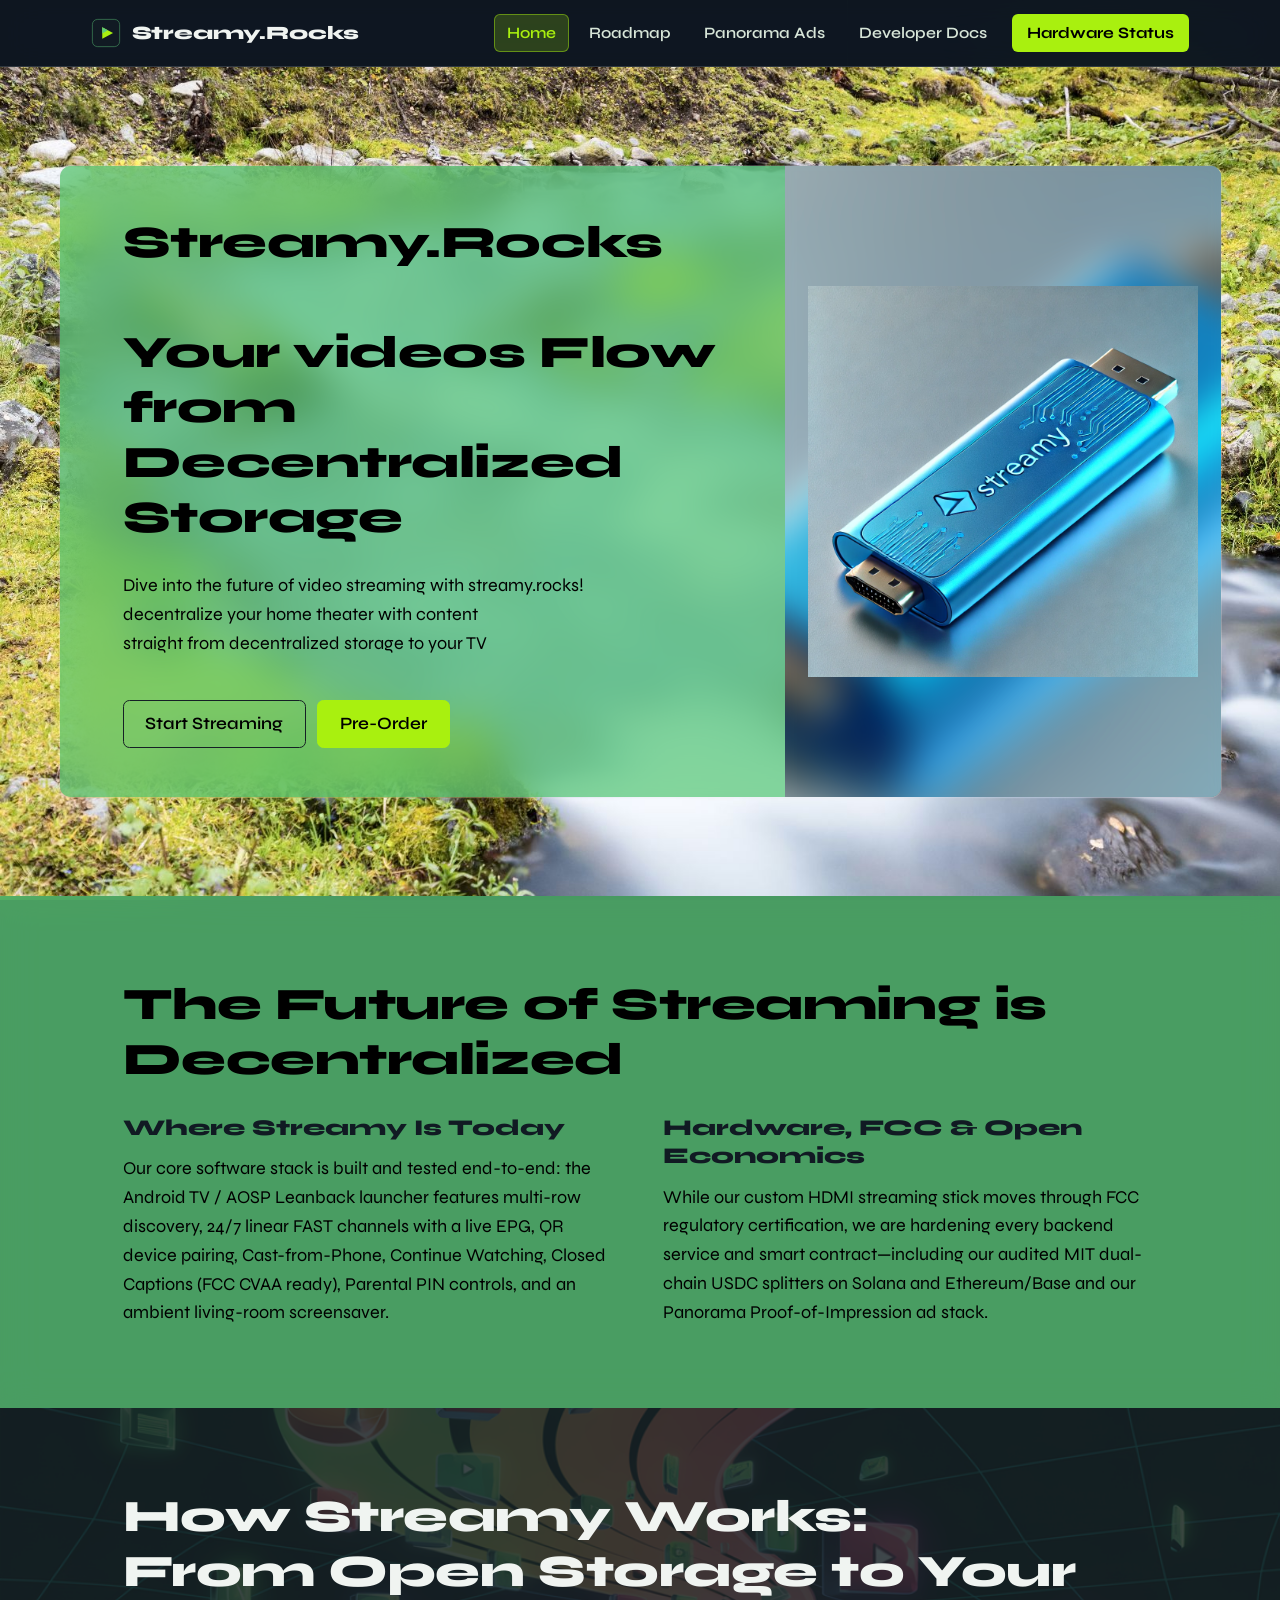
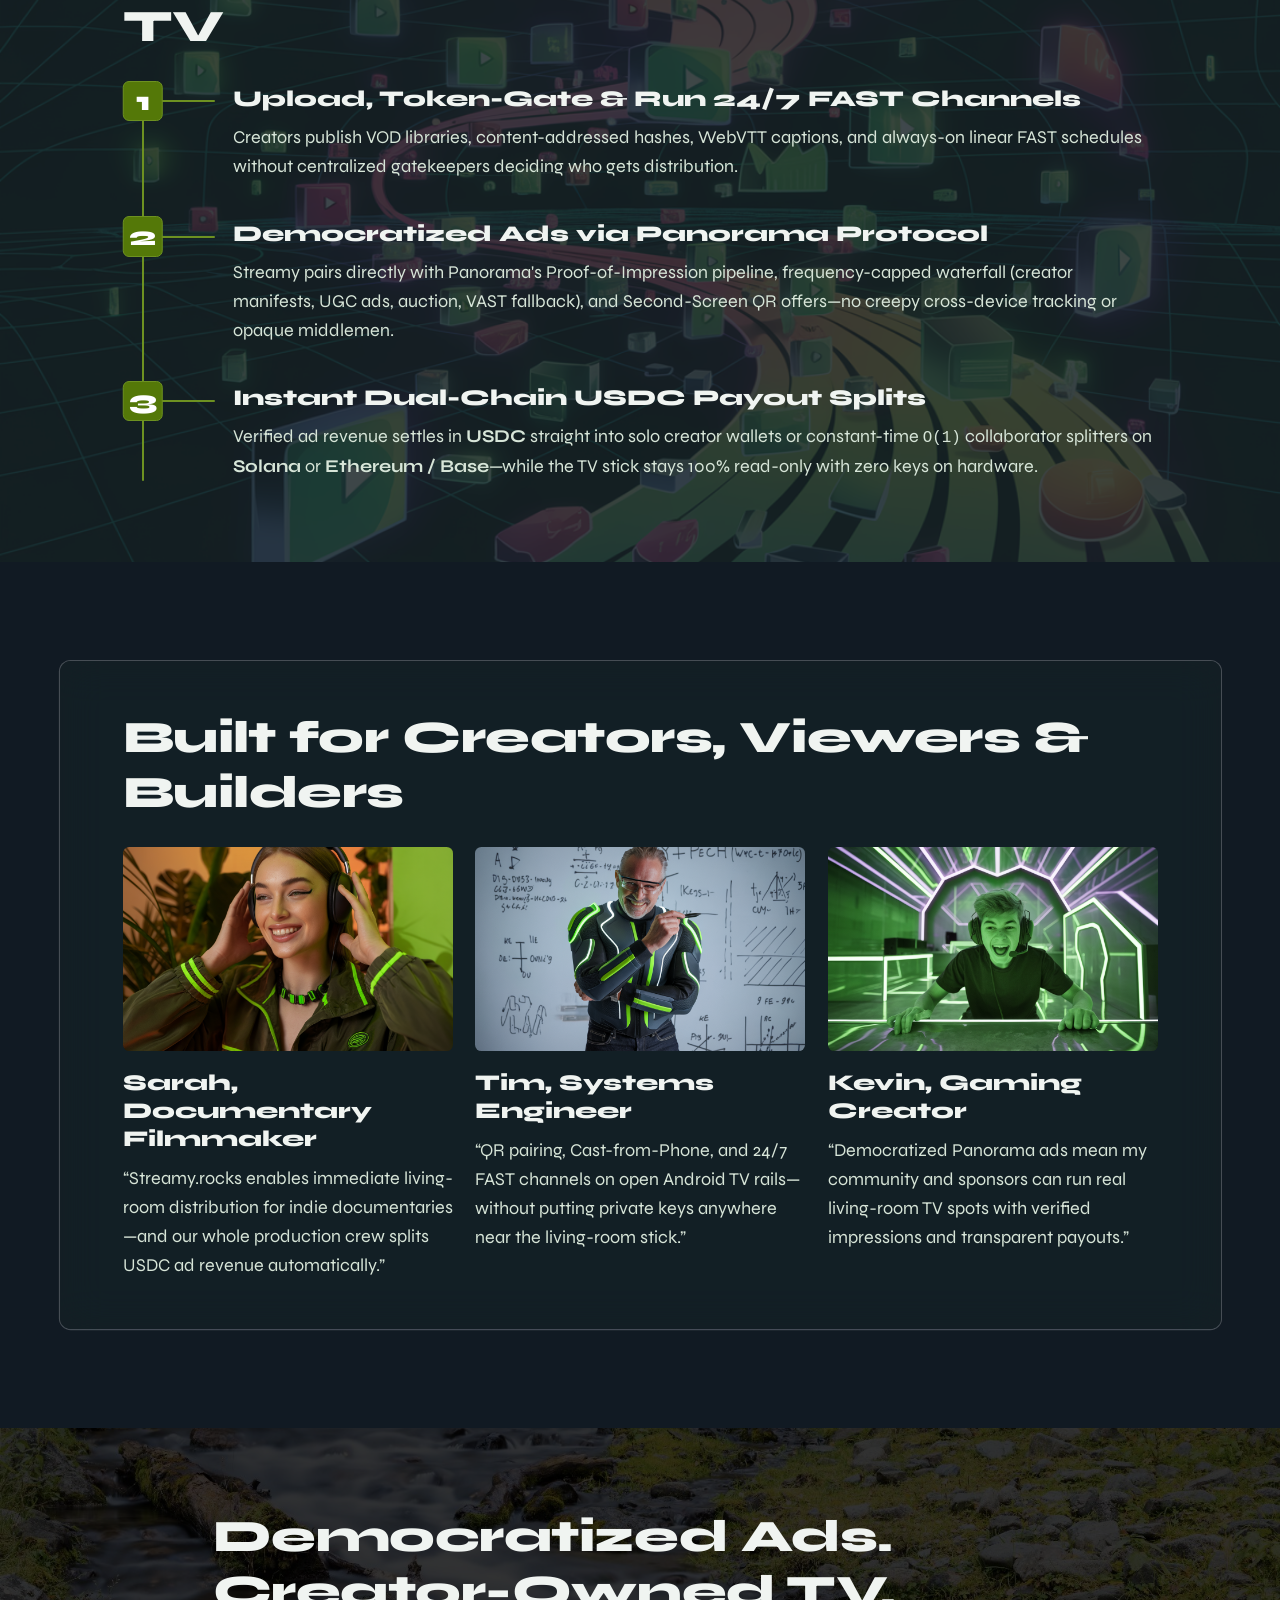
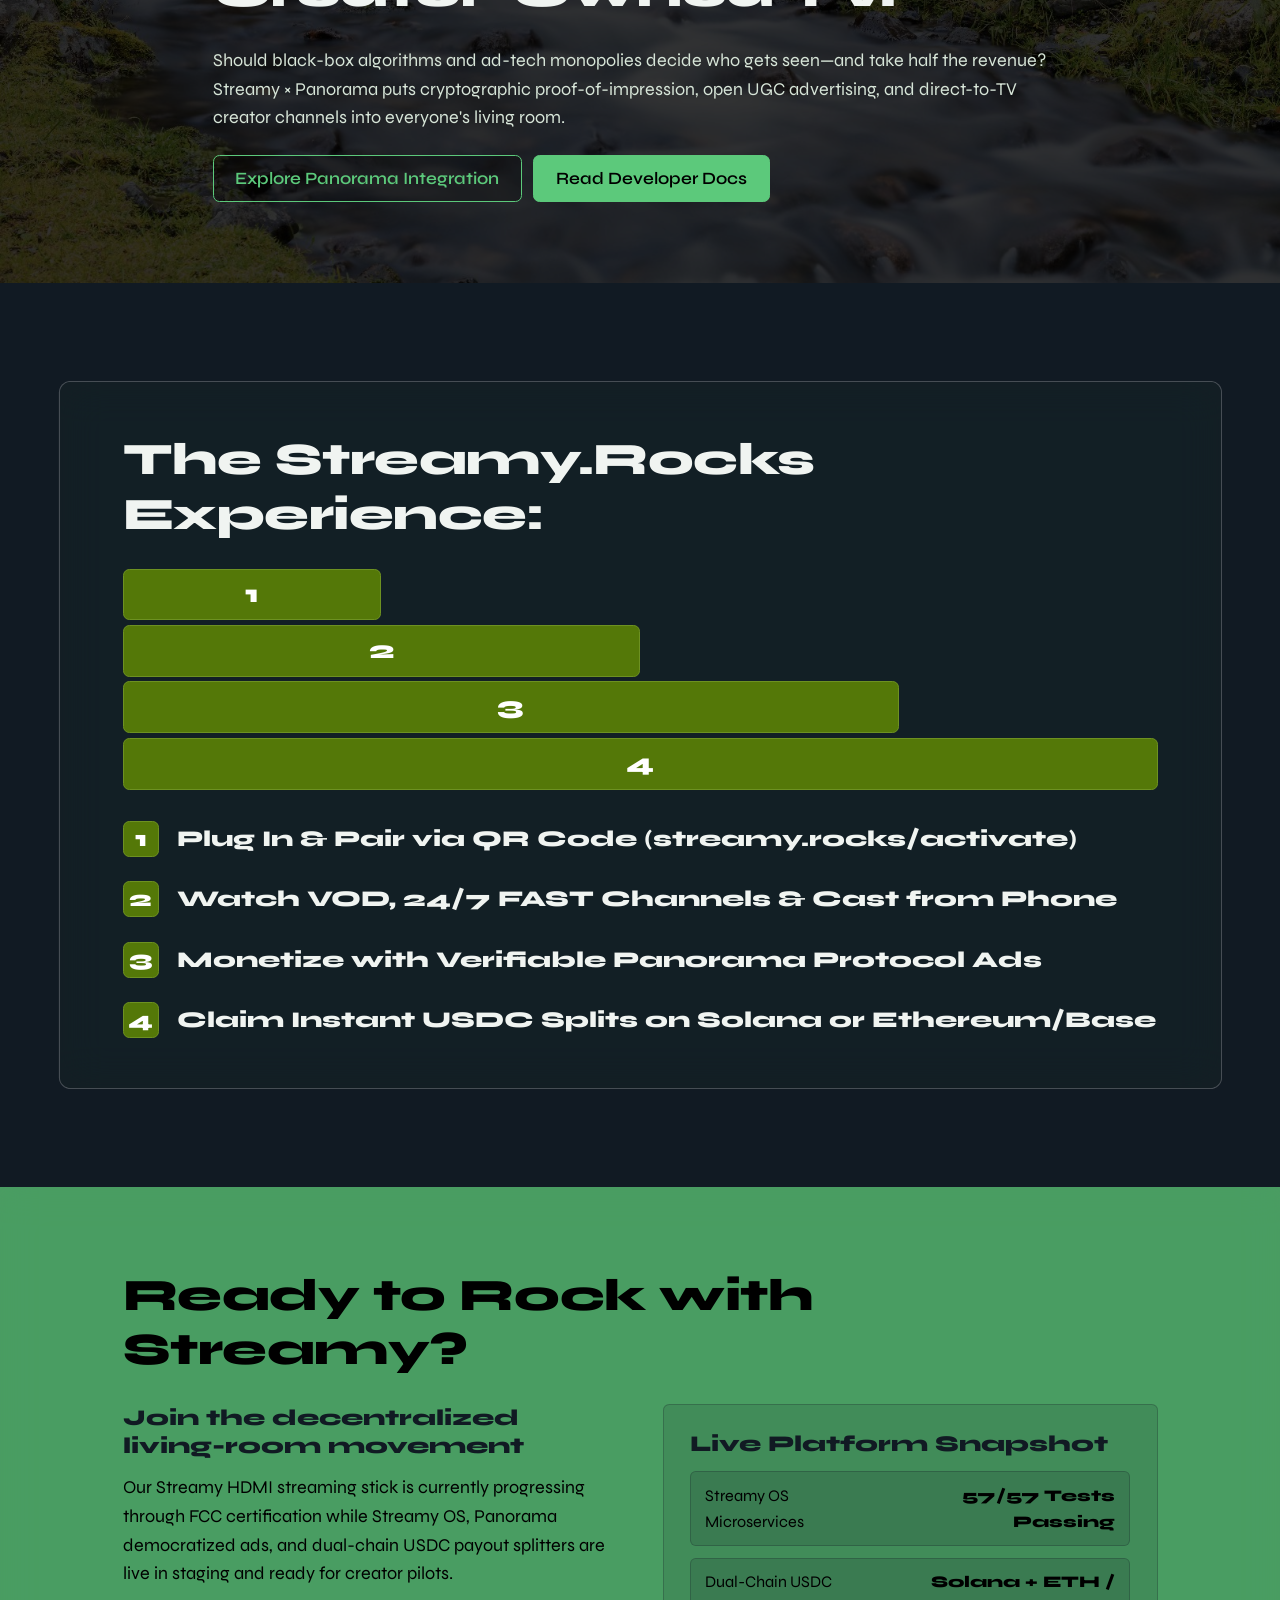
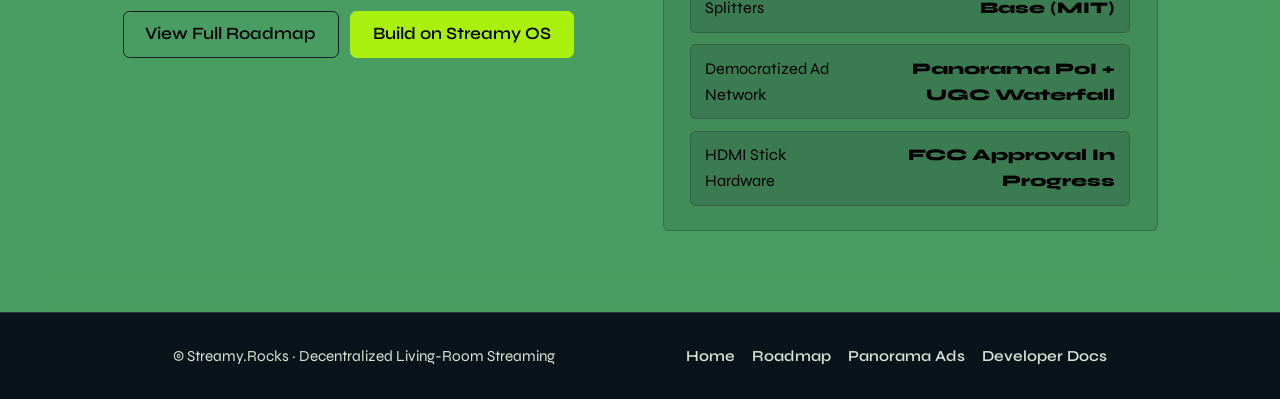
<file: index.html>
<!DOCTYPE html>
<html lang="en">
  <head>
    <meta charset="utf-8" />
    <meta name="viewport" content="width=device-width, initial-scale=1" />
    <title>Streamy.Rocks — Decentralized Living-Room Video &amp; Democratized Ads</title>
    <meta
      name="description"
      content="Streamy.Rocks brings decentralized video storage, 24/7 creator FAST channels, democratized Panorama ads, and dual-chain USDC payouts straight to your TV."
    />
    <meta property="og:type" content="website" />
    <meta property="og:url" content="https://streamy.rocks/" />
    <meta property="og:title" content="Streamy.Rocks — Decentralized Living-Room Video &amp; Democratized Ads" />
    <meta
      property="og:description"
      content="Decentralize your home theater with Streamy OS, Panorama Proof-of-Impression ads, and instant dual-chain USDC creator splits."
    />
    <meta property="og:image" content="https://streamy.rocks/assets/images/og-social.jpg" />
    <meta name="twitter:card" content="summary_large_image" />
    <link rel="icon" type="image/svg+xml" href="./favicon.svg" />
    <link rel="preconnect" href="https://fonts.googleapis.com" />
    <link rel="preconnect" href="https://fonts.gstatic.com" crossorigin />
    <link
      href="https://fonts.googleapis.com/css2?family=Syne:wght@400;500;600;700;800&display=swap"
      rel="stylesheet"
    />
    <link rel="stylesheet" href="./styles.css" />
  </head>
  <body>
    <div class="site-bg" aria-hidden="true"></div>

    <header class="site-nav">
      <div class="site-nav-inner">
        <a class="site-brand" href="./index.html">
          <img src="./favicon.svg" alt="" width="28" height="28" />
          <span>Streamy.Rocks</span>
        </a>
        <nav class="site-nav-links" aria-label="Primary navigation">
          <a class="nav-link nav-link--active" href="./index.html">Home</a>
          <a class="nav-link" href="./roadmap.html">Roadmap</a>
          <a class="nav-link" href="./panorama.html">Panorama Ads</a>
          <a class="nav-link" href="./developers.html">Developer Docs</a>
          <a class="nav-cta" href="#preorder">Hardware Status</a>
        </nav>
      </div>
    </header>

    <main class="page">
      <!-- Band 1: Hero (exact original Streamy.Rocks header & Alien Glass split card over forest-stream.jpg) -->
      <section class="band band--hero" aria-label="Streamy.Rocks Hero">
        <div class="card card--contained card--green hero-card">
          <div class="hero-copy">
            <h1 class="heading-1">
              Streamy.Rocks<br /><br />Your videos Flow from Decentralized Storage
            </h1>
            <p class="body-text">
              Dive into the future of video streaming with streamy.rocks!<br />
              decentralize your home theater with content<br />
              straight from decentralized storage to your TV
            </p>
            <div class="button-group">
              <a
                class="btn btn--outline-dark"
                href="https://ethereumfilm.xyz/"
                target="_blank"
                rel="noopener noreferrer"
              >
                Start Streaming
              </a>
              <a class="btn btn--solid-lime" href="#preorder">Pre-Order</a>
            </div>
          </div>

          <div class="hero-media">
            <div class="hero-media-blur" aria-hidden="true"></div>
            <img
              class="hero-media-img"
              src="./assets/images/streamy-stick.webp"
              alt="Streamy bright blue minimalist HDMI streaming stick"
              width="1024"
              height="1024"
            />
          </div>
        </div>
      </section>

      <!-- Band 2: Where We Are Today (full-bleed frosted green glass) -->
      <section class="band band--full band--green" aria-labelledby="future-heading">
        <div class="band-inner">
          <h2 id="future-heading" class="heading-1">The Future of Streaming is Decentralized</h2>
          <div class="two-col">
            <div class="two-col-cell">
              <h3 class="heading-4 heading-4--ink">Where Streamy Is Today</h3>
              <p class="body-text">
                Our core software stack is built and tested end-to-end: the Android TV / AOSP Leanback launcher
                features multi-row discovery, 24/7 linear FAST channels with a live EPG, QR device pairing,
                Cast-from-Phone, Continue Watching, Closed Captions (FCC CVAA ready), Parental PIN controls,
                and an ambient living-room screensaver.
              </p>
            </div>
            <div class="two-col-cell">
              <h3 class="heading-4 heading-4--ink">Hardware, FCC &amp; Open Economics</h3>
              <p class="body-text">
                While our custom HDMI streaming stick moves through FCC regulatory certification, we are
                hardening every backend service and smart contract—including our audited MIT dual-chain USDC
                splitters on Solana and Ethereum/Base and our Panorama Proof-of-Impression ad stack.
              </p>
            </div>
          </div>
        </div>
      </section>

      <!-- Band 3: How Streamy Works (dark glass + how-it-works-bg.png + vertical timeline) -->
      <section class="band band--full band--dark" aria-labelledby="how-heading">
        <div class="band-bg-image band-bg-image--how" aria-hidden="true"></div>
        <div class="band-bg-mask band-bg-mask--dark" aria-hidden="true"></div>
        <div class="band-inner band-inner--front">
          <h2 id="how-heading" class="heading-1">
            How Streamy Works:<br />From Open Storage to Your TV
          </h2>

          <ol class="timeline">
            <li class="timeline-item">
              <div class="timeline-marker" aria-hidden="true">
                <span class="step-badge step-badge--lg">1</span>
                <span class="timeline-connector"></span>
              </div>
              <div class="timeline-body">
                <h3 class="heading-4">Upload, Token-Gate &amp; Run 24/7 FAST Channels</h3>
                <p class="body-text">
                  Creators publish VOD libraries, content-addressed hashes, WebVTT captions, and always-on
                  linear FAST schedules without centralized gatekeepers deciding who gets distribution.
                </p>
              </div>
            </li>

            <li class="timeline-item">
              <div class="timeline-marker" aria-hidden="true">
                <span class="step-badge step-badge--lg">2</span>
                <span class="timeline-connector"></span>
              </div>
              <div class="timeline-body">
                <h3 class="heading-4">Democratized Ads via Panorama Protocol</h3>
                <p class="body-text">
                  Streamy pairs directly with Panorama&#39;s Proof-of-Impression pipeline, frequency-capped
                  waterfall (creator manifests, UGC ads, auction, VAST fallback), and Second-Screen QR offers—no
                  creepy cross-device tracking or opaque middlemen.
                </p>
              </div>
            </li>

            <li class="timeline-item">
              <div class="timeline-marker" aria-hidden="true">
                <span class="step-badge step-badge--lg">3</span>
                <span class="timeline-connector"></span>
              </div>
              <div class="timeline-body">
                <h3 class="heading-4">Instant Dual-Chain USDC Payout Splits</h3>
                <p class="body-text">
                  Verified ad revenue settles in <strong>USDC</strong> straight into solo creator wallets or
                  constant-time <code>O(1)</code> collaborator splitters on <strong>Solana</strong> or
                  <strong>Ethereum / Base</strong>—while the TV stick stays 100% read-only with zero keys on
                  hardware.
                </p>
              </div>
            </li>
          </ol>
        </div>
      </section>

      <!-- Band 4: Community Voices (navy + dark glass + exact 3 portrait cards) -->
      <section class="band band--navy" aria-labelledby="testimonials-heading">
        <div class="card card--contained card--dark">
          <div class="card-pad">
            <h2 id="testimonials-heading" class="heading-1">Built for Creators, Viewers &amp; Builders</h2>
            <div class="testimonials-grid">
              <article class="testimonial-card">
                <div class="testimonial-media">
                  <img
                    src="./assets/images/testimonial-sarah.png"
                    alt="Sarah, Documentary Filmmaker"
                    loading="lazy"
                  />
                </div>
                <div class="testimonial-copy">
                  <h3 class="heading-4">Sarah, Documentary Filmmaker</h3>
                  <p class="body-text">
                    &ldquo;Streamy.rocks enables immediate living-room distribution for indie documentaries—and
                    our whole production crew splits USDC ad revenue automatically.&rdquo;
                  </p>
                </div>
              </article>

              <article class="testimonial-card">
                <div class="testimonial-media">
                  <img
                    src="./assets/images/testimonial-tim.png"
                    alt="Tim, Systems Engineer"
                    loading="lazy"
                  />
                </div>
                <div class="testimonial-copy">
                  <h3 class="heading-4">Tim, Systems Engineer</h3>
                  <p class="body-text">
                    &ldquo;QR pairing, Cast-from-Phone, and 24/7 FAST channels on open Android TV rails—without
                    putting private keys anywhere near the living-room stick.&rdquo;
                  </p>
                </div>
              </article>

              <article class="testimonial-card">
                <div class="testimonial-media">
                  <img
                    src="./assets/images/testimonial-kevin.png"
                    alt="Kevin, Gaming Creator"
                    loading="lazy"
                  />
                </div>
                <div class="testimonial-copy">
                  <h3 class="heading-4">Kevin, Gaming Creator</h3>
                  <p class="body-text">
                    &ldquo;Democratized Panorama ads mean my community and sponsors can run real living-room
                    TV spots with verified impressions and transparent payouts.&rdquo;
                  </p>
                </div>
              </article>
            </div>
          </div>
        </div>
      </section>

      <!-- Band 5: Manifesto (dark forest-stream.jpg) -->
      <section class="band band--full band--dark band--manifesto" aria-labelledby="manifesto-heading">
        <div class="band-bg-image band-bg-image--forest" aria-hidden="true"></div>
        <div class="band-bg-mask band-bg-mask--black" aria-hidden="true"></div>
        <div class="band-inner band-inner--md band-inner--front">
          <h2 id="manifesto-heading" class="heading-1">Democratized Ads. Creator-Owned TV.</h2>
          <p class="body-text">
            Should black-box algorithms and ad-tech monopolies decide who gets seen—and take half the
            revenue? Streamy × Panorama puts cryptographic proof-of-impression, open UGC advertising, and
            direct-to-TV creator channels into everyone&#39;s living room.
          </p>
          <div class="button-group">
            <a class="btn btn--outline-mint" href="./panorama.html">Explore Panorama Integration</a>
            <a class="btn btn--solid-mint" href="./developers.html">Read Developer Docs</a>
          </div>
        </div>
      </section>

      <!-- Band 6: Staircase Setup (navy + dark glass + 4 olive-green ascending bars) -->
      <section class="band band--navy" aria-labelledby="setup-heading">
        <div class="card card--contained card--dark">
          <div class="card-pad">
            <h2 id="setup-heading" class="heading-1">The Streamy.Rocks Experience:</h2>

            <div class="staircase">
              <div class="staircase-bars" aria-hidden="true">
                <div class="staircase-bar staircase-bar--1">1</div>
                <div class="staircase-bar staircase-bar--2">2</div>
                <div class="staircase-bar staircase-bar--3">3</div>
                <div class="staircase-bar staircase-bar--4">4</div>
              </div>

              <ol class="staircase-steps">
                <li class="staircase-step">
                  <span class="step-badge step-badge--md" aria-hidden="true">1</span>
                  <h3 class="heading-4">Plug In &amp; Pair via QR Code (streamy.rocks/activate)</h3>
                </li>
                <li class="staircase-step">
                  <span class="step-badge step-badge--md" aria-hidden="true">2</span>
                  <h3 class="heading-4">Watch VOD, 24/7 FAST Channels &amp; Cast from Phone</h3>
                </li>
                <li class="staircase-step">
                  <span class="step-badge step-badge--md" aria-hidden="true">3</span>
                  <h3 class="heading-4">Monetize with Verifiable Panorama Protocol Ads</h3>
                </li>
                <li class="staircase-step">
                  <span class="step-badge step-badge--md" aria-hidden="true">4</span>
                  <h3 class="heading-4">Claim Instant USDC Splits on Solana or Ethereum/Base</h3>
                </li>
              </ol>
            </div>
          </div>
        </div>
      </section>

      <!-- Band 7: Bottom Status & Pre-Order (full-bleed frosted green glass) -->
      <section id="preorder" class="band band--full band--green" aria-labelledby="preorder-heading">
        <div class="band-inner">
          <h2 id="preorder-heading" class="heading-1">Ready to Rock with Streamy?</h2>
          <div class="two-col">
            <div class="two-col-cell">
              <h3 class="heading-4 heading-4--ink">Join the decentralized living-room movement</h3>
              <p class="body-text">
                Our Streamy HDMI streaming stick is currently progressing through FCC certification while
                Streamy OS, Panorama democratized ads, and dual-chain USDC payout splitters are live in
                staging and ready for creator pilots.
              </p>
              <div class="button-group">
                <a class="btn btn--outline-dark" href="./roadmap.html">View Full Roadmap</a>
                <a class="btn btn--solid-lime" href="./developers.html">Build on Streamy OS</a>
              </div>
            </div>
            <div class="two-col-cell">
              <div class="glass-subcard glass-subcard--on-green">
                <h3 class="heading-4 heading-4--ink" style="margin-bottom: 0.4em">Live Platform Snapshot</h3>
                <ul class="metric-list">
                  <li class="metric-item">
                    <span>Streamy OS Microservices</span>
                    <strong>57/57 Tests Passing</strong>
                  </li>
                  <li class="metric-item">
                    <span>Dual-Chain USDC Splitters</span>
                    <strong>Solana + ETH / Base (MIT)</strong>
                  </li>
                  <li class="metric-item">
                    <span>Democratized Ad Network</span>
                    <strong>Panorama PoI + UGC Waterfall</strong>
                  </li>
                  <li class="metric-item">
                    <span>HDMI Stick Hardware</span>
                    <strong>FCC Approval In Progress</strong>
                  </li>
                </ul>
              </div>
            </div>
          </div>
        </div>
      </section>
    </main>

    <footer class="site-footer">
      <div class="site-footer-inner">
        <span>&copy; Streamy.Rocks &middot; Decentralized Living-Room Streaming</span>
        <div class="footer-links">
          <a href="./index.html">Home</a>
          <a href="./roadmap.html">Roadmap</a>
          <a href="./panorama.html">Panorama Ads</a>
          <a href="./developers.html">Developer Docs</a>
        </div>
      </div>
    </footer>
  </body>
</html>
</file>
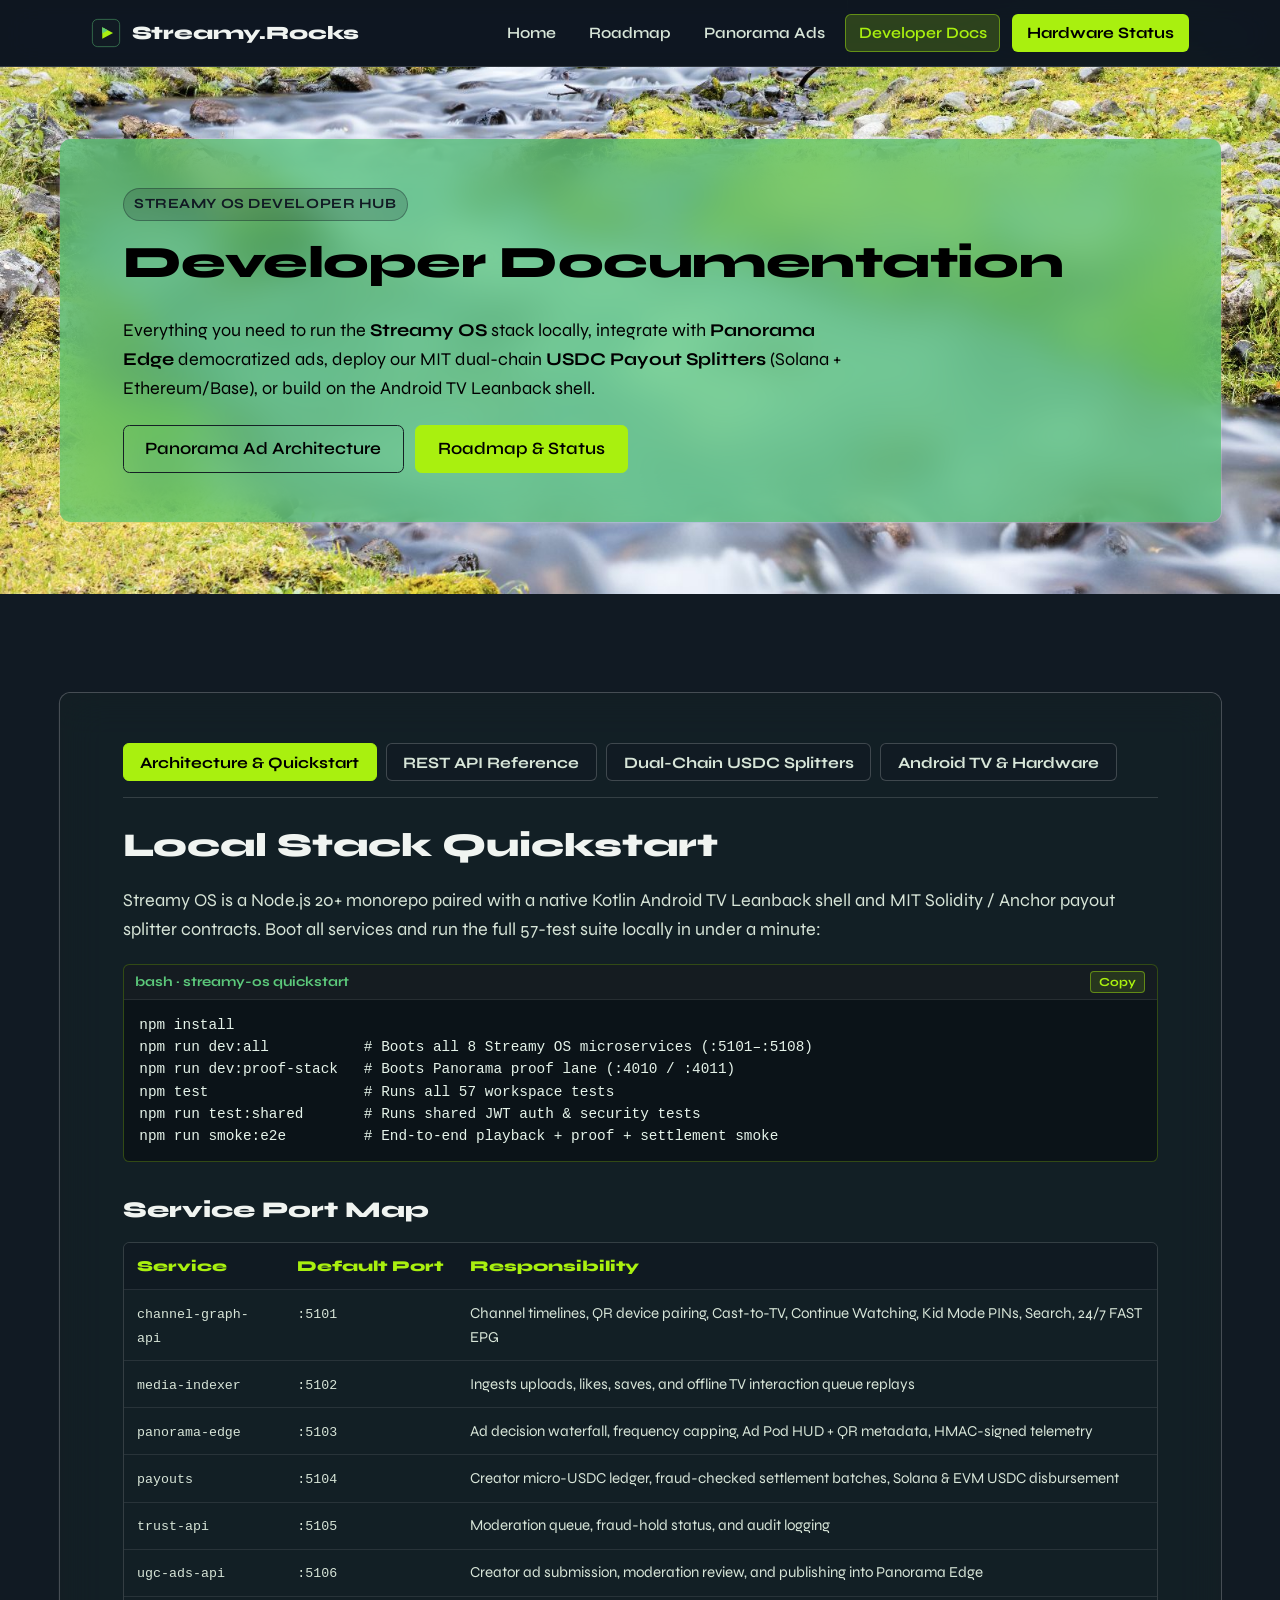
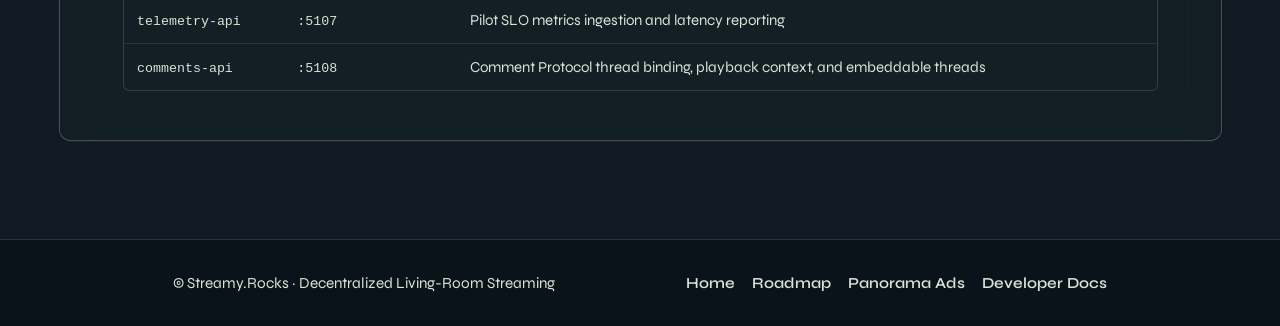
<file: developers.html>
<!DOCTYPE html>
<html lang="en">
  <head>
    <meta charset="utf-8" />
    <meta name="viewport" content="width=device-width, initial-scale=1" />
    <title>Developer Docs — Streamy.Rocks &amp; Streamy OS</title>
    <meta
      name="description"
      content="Developer documentation for Streamy OS microservices, Living-Room REST APIs, Panorama Edge ads, dual-chain MIT USDC splitters (Solana + Ethereum/Base), and Android TV SDK."
    />
    <link rel="icon" type="image/svg+xml" href="./favicon.svg" />
    <link rel="preconnect" href="https://fonts.googleapis.com" />
    <link rel="preconnect" href="https://fonts.gstatic.com" crossorigin />
    <link
      href="https://fonts.googleapis.com/css2?family=Syne:wght@400;500;600;700;800&display=swap"
      rel="stylesheet"
    />
    <link rel="stylesheet" href="./styles.css" />
  </head>
  <body>
    <div class="site-bg" aria-hidden="true"></div>

    <header class="site-nav">
      <div class="site-nav-inner">
        <a class="site-brand" href="./index.html">
          <img src="./favicon.svg" alt="" width="28" height="28" />
          <span>Streamy.Rocks</span>
        </a>
        <nav class="site-nav-links" aria-label="Primary navigation">
          <a class="nav-link" href="./index.html">Home</a>
          <a class="nav-link" href="./roadmap.html">Roadmap</a>
          <a class="nav-link" href="./panorama.html">Panorama Ads</a>
          <a class="nav-link nav-link--active" href="./developers.html">Developer Docs</a>
          <a class="nav-cta" href="./index.html#preorder">Hardware Status</a>
        </nav>
      </div>
    </header>

    <main class="page">
      <!-- Hero -->
      <section class="band band--hero band--hero-compact">
        <div class="card card--contained card--green">
          <div class="card-pad">
            <span class="kicker-pill kicker-pill--dark">Streamy OS Developer Hub</span>
            <h1 class="heading-1">Developer Documentation</h1>
            <p class="body-text" style="max-width: 66ch">
              Everything you need to run the <strong>Streamy OS</strong> stack locally, integrate with
              <strong>Panorama Edge</strong> democratized ads, deploy our MIT dual-chain
              <strong>USDC Payout Splitters</strong> (Solana + Ethereum/Base), or build on the Android
              TV Leanback shell.
            </p>
            <div class="button-group">
              <a class="btn btn--outline-dark" href="./panorama.html">Panorama Ad Architecture</a>
              <a class="btn btn--solid-lime" href="./roadmap.html">Roadmap &amp; Status</a>
            </div>
          </div>
        </div>
      </section>

      <!-- Interactive Developer Hub Card -->
      <section class="band band--navy" aria-label="Developer Documentation Tabs">
        <div class="card card--contained card--dark">
          <div class="card-pad">
            <div class="dev-tabs" role="tablist" aria-label="Documentation sections">
              <button class="dev-tab dev-tab--active" role="tab" aria-selected="true" data-tab="quickstart">
                Architecture &amp; Quickstart
              </button>
              <button class="dev-tab" role="tab" aria-selected="false" data-tab="api">
                REST API Reference
              </button>
              <button class="dev-tab" role="tab" aria-selected="false" data-tab="contracts">
                Dual-Chain USDC Splitters
              </button>
              <button class="dev-tab" role="tab" aria-selected="false" data-tab="android">
                Android TV &amp; Hardware
              </button>
            </div>

            <!-- TAB 1: Architecture & Quickstart -->
            <div id="panel-quickstart" class="dev-panel dev-panel--active" role="tabpanel">
              <h2 class="heading-2">Local Stack Quickstart</h2>
              <p class="body-text">
                Streamy OS is a Node.js 20+ monorepo paired with a native Kotlin Android TV Leanback shell
                and MIT Solidity / Anchor payout splitter contracts. Boot all services and run the full
                57-test suite locally in under a minute:
              </p>

              <div class="code-wrap">
                <div class="code-header">
                  <span>bash · streamy-os quickstart</span>
                  <button class="copy-btn" type="button" data-copy-target="code-quickstart">Copy</button>
                </div>
                <pre id="code-quickstart" class="code-block">npm install
npm run dev:all           # Boots all 8 Streamy OS microservices (:5101–:5108)
npm run dev:proof-stack   # Boots Panorama proof lane (:4010 / :4011)
npm test                  # Runs all 57 workspace tests
npm run test:shared       # Runs shared JWT auth &amp; security tests
npm run smoke:e2e         # End-to-end playback + proof + settlement smoke</pre>
              </div>

              <h3 class="heading-4" style="margin-top: 1.5em">Service Port Map</h3>
              <div class="api-table-wrap">
                <table class="api-table">
                  <thead>
                    <tr>
                      <th>Service</th>
                      <th>Default Port</th>
                      <th>Responsibility</th>
                    </tr>
                  </thead>
                  <tbody>
                    <tr>
                      <td><code>channel-graph-api</code></td>
                      <td><code>:5101</code></td>
                      <td>Channel timelines, QR device pairing, Cast-to-TV, Continue Watching, Kid Mode PINs, Search, 24/7 FAST EPG</td>
                    </tr>
                    <tr>
                      <td><code>media-indexer</code></td>
                      <td><code>:5102</code></td>
                      <td>Ingests uploads, likes, saves, and offline TV interaction queue replays</td>
                    </tr>
                    <tr>
                      <td><code>panorama-edge</code></td>
                      <td><code>:5103</code></td>
                      <td>Ad decision waterfall, frequency capping, Ad Pod HUD + QR metadata, HMAC-signed telemetry</td>
                    </tr>
                    <tr>
                      <td><code>payouts</code></td>
                      <td><code>:5104</code></td>
                      <td>Creator micro-USDC ledger, fraud-checked settlement batches, Solana &amp; EVM USDC disbursement</td>
                    </tr>
                    <tr>
                      <td><code>trust-api</code></td>
                      <td><code>:5105</code></td>
                      <td>Moderation queue, fraud-hold status, and audit logging</td>
                    </tr>
                    <tr>
                      <td><code>ugc-ads-api</code></td>
                      <td><code>:5106</code></td>
                      <td>Creator ad submission, moderation review, and publishing into Panorama Edge</td>
                    </tr>
                    <tr>
                      <td><code>telemetry-api</code></td>
                      <td><code>:5107</code></td>
                      <td>Pilot SLO metrics ingestion and latency reporting</td>
                    </tr>
                    <tr>
                      <td><code>comments-api</code></td>
                      <td><code>:5108</code></td>
                      <td>Comment Protocol thread binding, playback context, and embeddable threads</td>
                    </tr>
                  </tbody>
                </table>
              </div>
            </div>

            <!-- TAB 2: REST API Reference -->
            <div id="panel-api" class="dev-panel" role="tabpanel">
              <h2 class="heading-2">Core Living-Room, Ad &amp; Payout Endpoints</h2>
              <p class="body-text">
                Mutating internal endpoints require either a scoped Bearer JWT
                (<code>Authorization: Bearer &lt;token&gt;</code>) or <code>x-streamy-key</code>.
              </p>

              <div class="api-table-wrap">
                <table class="api-table">
                  <thead>
                    <tr>
                      <th>Domain</th>
                      <th>Method</th>
                      <th>Endpoint</th>
                      <th>Description</th>
                    </tr>
                  </thead>
                  <tbody>
                    <tr>
                      <td>TV Pairing</td>
                      <td><span class="method-pill">POST</span></td>
                      <td><code>/devices/pair/start</code></td>
                      <td>Issues 6-char activation code + <code>verificationUriComplete</code> for QR display</td>
                    </tr>
                    <tr>
                      <td>TV Pairing</td>
                      <td><span class="method-pill">POST</span></td>
                      <td><code>/devices/pair/confirm</code></td>
                      <td>Confirms code from phone (<code>/activate</code>) and mints scoped 30d <code>tv-device</code> JWT</td>
                    </tr>
                    <tr>
                      <td>TV Pairing</td>
                      <td><span class="method-pill">GET</span></td>
                      <td><code>/devices/pair/poll/:deviceCode</code></td>
                      <td>TV polls until <code>approved</code> (returns <code>userId</code> + <code>deviceToken</code>)</td>
                    </tr>
                    <tr>
                      <td>Cast-to-TV</td>
                      <td><span class="method-pill">POST</span></td>
                      <td><code>/devices/:deviceId/cast</code></td>
                      <td>Queues a video + caption URI + resume timestamp from phone/web to paired TV</td>
                    </tr>
                    <tr>
                      <td>Cast-to-TV</td>
                      <td><span class="method-pill">GET</span></td>
                      <td><code>/devices/:deviceId/cast/next</code></td>
                      <td>TV consumes next FIFO cast command (delivered exactly once)</td>
                    </tr>
                    <tr>
                      <td>Discovery</td>
                      <td><span class="method-pill">GET</span></td>
                      <td><code>/catalog/home/:userId</code></td>
                      <td>Multi-row Tubi/Roku catalog filtered by parental rating (Continue Watching, FAST, Trending, Genres)</td>
                    </tr>
                    <tr>
                      <td>Discovery</td>
                      <td><span class="method-pill">GET</span></td>
                      <td><code>/catalog/search?q=&amp;maxRating=</code></td>
                      <td>Searches titles, creators, genres, and decentralized content hashes / CIDs</td>
                    </tr>
                    <tr>
                      <td>FAST EPG</td>
                      <td><span class="method-pill">GET</span></td>
                      <td><code>/fast/epg</code></td>
                      <td>Deterministic wall-clock 24/7 linear schedule (<code>nowPlaying.offsetSec</code> + <code>upNext</code>)</td>
                    </tr>
                    <tr>
                      <td>Progress</td>
                      <td><span class="method-pill">PUT</span></td>
                      <td><code>/channels/:userId/progress/:videoId</code></td>
                      <td>Saves playback position (auto-completes at &ge;95%) for cross-device Continue Watching</td>
                    </tr>
                    <tr>
                      <td>Parental</td>
                      <td><span class="method-pill">PUT</span></td>
                      <td><code>/profiles/:userId/parental</code></td>
                      <td>Sets <code>maxRating</code> (<code>TV-G</code>..<code>TV-MA</code>), <code>kidMode</code>, and scrypt-hashed PIN</td>
                    </tr>
                    <tr>
                      <td>Panorama Ads</td>
                      <td><span class="method-pill">POST</span></td>
                      <td><code>/ads/decision</code></td>
                      <td>Runs frequency-capped waterfall; returns <code>winner</code>, <code>pod</code>, <code>companionQr</code>, <code>decisionToken</code></td>
                    </tr>
                    <tr>
                      <td>Panorama Ads</td>
                      <td><span class="method-pill">POST</span></td>
                      <td><code>/ads/events</code></td>
                      <td>Accepts signed playback/impression events with replay deduplication</td>
                    </tr>
                    <tr>
                      <td>USDC Payouts</td>
                      <td><span class="method-pill">PUT</span></td>
                      <td><code>/channels/:channelId/payout-destination</code></td>
                      <td>Binds channel to <code>chainFamily: "solana" | "evm"</code> USDC wallet or MultiSplitter</td>
                    </tr>
                    <tr>
                      <td>USDC Payouts</td>
                      <td><span class="method-pill">GET</span></td>
                      <td><code>/earnings/:channelId/summary</code></td>
                      <td>Read-only TV-safe USDC summary (zero keys, zero RPC calls)</td>
                    </tr>
                    <tr>
                      <td>USDC Payouts</td>
                      <td><span class="method-pill">POST</span></td>
                      <td><code>/settlements/run</code></td>
                      <td>Checks <code>trust-api</code> fraud holds, computes integer 80/20 split, dispatches Solana/EVM USDC</td>
                    </tr>
                  </tbody>
                </table>
              </div>
            </div>

            <!-- TAB 3: Dual-Chain USDC Splitters -->
            <div id="panel-contracts" class="dev-panel" role="tabpanel">
              <h2 class="heading-2">Dual-Chain MIT USDC Payout Splitters</h2>
              <p class="body-text">
                Streamy OS settles strictly in <strong>USDC (6 decimals)</strong> across both
                <strong>Solana</strong> (native to Panorama Protocol with zero bridging) and
                <strong>Ethereum / Base</strong>. Both implementations are clean-room MIT-licensed
                Constant-Time Splitters (<code>O(1)</code> deposits &amp; withdrawals) with remainder-preserving
                accounting that eliminates dust-griefing.
              </p>

              <div class="two-col" style="margin-top: 1em">
                <div class="glass-subcard">
                  <h3 class="heading-4">Solana · SPL USDC (Anchor 0.30.1)</h3>
                  <p class="body-text">
                    Path: <code>contracts/payout-splitter-solana/</code><br />
                    Uses a single PDA-owned standard SPL USDC vault (no Token-2022 transfer hooks),
                    checked <code>u128</code> math (<code>1e18</code> RPS scale), and two-step Squads
                    multisig admin transfer.
                  </p>
                  <ul class="body-text" style="padding-left: 1.2em; margin-top: 0.5em">
                    <li>Mainnet USDC: <code>EPjFWdd5AufqSSqeM2qN1xzybapC8G4wEGGkZwyTDt1v</code></li>
                    <li>Devnet USDC: <code>4zMMC9srt5Ri5X14GAgXhaHii3GnPAEERYPJgZJDncDU</code></li>
                  </ul>
                </div>

                <div class="glass-subcard">
                  <h3 class="heading-4">Ethereum &amp; Base · ERC20 USDC (Solidity 0.8.27)</h3>
                  <p class="body-text">
                    Path: <code>contracts/payout-splitter/</code><br />
                    <code>StreamyAdminSplitter</code>, <code>StreamyERC20Splitter</code>, and EIP-1167
                    <code>StreamySplitterFactory</code>. Verified by 6/6 Cancun EVM audit tests (<code>1e30</code>
                    scale, <code>SafeERC20</code>, <code>ReentrancyGuard</code>, EIP-712
                    <code>setSharesMultiMeta</code>).
                  </p>
                  <ul class="body-text" style="padding-left: 1.2em; margin-top: 0.5em">
                    <li>Ethereum USDC (<code>1</code>): <code>0xA0b86991c6218b36c1d19D4a2e9Eb0cE3606eB48</code></li>
                    <li>Base USDC (<code>8453</code>): <code>0x833589fCD6eDb6E08f4c7C32D4f71b54bdA02913</code></li>
                  </ul>
                </div>
              </div>

              <div class="code-wrap">
                <div class="code-header">
                  <span>bash · verify &amp; deploy splitters</span>
                  <button class="copy-btn" type="button" data-copy-target="code-contracts">Copy</button>
                </div>
                <pre id="code-contracts" class="code-block"># Run Solidity 0.8.27 Cancun EVM audit regression tests (6/6 passing)
cd contracts/payout-splitter &amp;&amp; npm install &amp;&amp; npm test

# Deploy EVM factory + 80/20 protocol USDC splitter (set SPLITTER_OWNER_ADDRESS to your Gnosis Safe)
npm run deploy:base-sepolia
npm run deploy:base

# Build &amp; deploy Solana SPL USDC splitter (transfer upgrade authority to Squads multisig)
cd ../payout-splitter-solana
anchor build &amp;&amp; anchor keys sync &amp;&amp; anchor build
anchor deploy --provider.cluster mainnet</pre>
              </div>
            </div>

            <!-- TAB 4: Android TV & Hardware -->
            <div id="panel-android" class="dev-panel" role="tabpanel">
              <h2 class="heading-2">Android TV Shell &amp; Hardware Security Model</h2>
              <p class="body-text">
                <code>apps/streamy-tv-shell/android-tv</code> is a native Kotlin Leanback launcher powered
                by Media3 ExoPlayer. By design, the streaming stick <strong>never stores wallet private
                keys, RPC endpoints, or transaction signing code</strong>. Creators manage dual-chain USDC
                splits and claims on <code>streamy.rocks/dashboard/revenue</code>, while the stick only
                displays read-only summaries via <code>PayoutSummaryClient.kt</code>.
              </p>

              <div class="code-wrap">
                <div class="code-header">
                  <span>bash · build &amp; install Android TV debug APK</span>
                  <button class="copy-btn" type="button" data-copy-target="code-android">Copy</button>
                </div>
                <pre id="code-android" class="code-block">cd apps/streamy-tv-shell/android-tv
./gradlew :app:assembleDebug \
  -PSTREAMY_DEBUG_GRAPH_URL="http://10.0.2.2:5101" \
  -PSTREAMY_DEBUG_EDGE_URL="http://10.0.2.2:5103" \
  -PSTREAMY_DEBUG_PAYOUTS_URL="http://10.0.2.2:5104"
./gradlew :app:installDebug</pre>
              </div>

              <div class="two-col">
                <div class="glass-subcard">
                  <h3 class="heading-4">Shipped TV Modules</h3>
                  <p class="body-text">
                    <code>HomeBrowseFragment.kt</code> (multi-row catalog + Cast poller + idle screensaver),
                    <code>PairingActivity.kt</code> (QR activation), <code>SearchActivity.kt</code>
                    (Leanback search), <code>PlayerActivity.kt</code> (WebVTT CC toggle, resume &amp; 10s
                    autosave, Ad Pod HUD, Up Next countdown), and <code>PayoutSummaryClient.kt</code>.
                  </p>
                </div>
                <div class="glass-subcard">
                  <h3 class="heading-4">Release &amp; FCC Bring-Up Rules</h3>
                  <p class="body-text">
                    Release APKs strip master service keys (<code>PANORAMA_EDGE_SERVICE_KEY=""</code>) and
                    authenticate via per-device JWTs minted during QR pairing. WebVTT Closed Captions
                    (<code>C.TRACK_TYPE_TEXT</code>) ship enabled by default for FCC CVAA readiness.
                  </p>
                </div>
              </div>
            </div>
          </div>
        </div>
      </section>
    </main>

    <footer class="site-footer">
      <div class="site-footer-inner">
        <span>&copy; Streamy.Rocks &middot; Decentralized Living-Room Streaming</span>
        <div class="footer-links">
          <a href="./index.html">Home</a>
          <a href="./roadmap.html">Roadmap</a>
          <a href="./panorama.html">Panorama Ads</a>
          <a href="./developers.html">Developer Docs</a>
        </div>
      </div>
    </footer>

    <script>
      (function () {
        const tabs = document.querySelectorAll(".dev-tab");
        const panels = document.querySelectorAll(".dev-panel");

        tabs.forEach((btn) => {
          btn.addEventListener("click", () => {
            const target = btn.getAttribute("data-tab");
            tabs.forEach((t) => {
              const active = t === btn;
              t.classList.toggle("dev-tab--active", active);
              t.setAttribute("aria-selected", active ? "true" : "false");
            });
            panels.forEach((p) => {
              p.classList.toggle("dev-panel--active", p.id === "panel-" + target);
            });
          });
        });

        document.querySelectorAll(".copy-btn").forEach((btn) => {
          btn.addEventListener("click", async () => {
            const id = btn.getAttribute("data-copy-target");
            const el = id ? document.getElementById(id) : null;
            if (!el) return;
            try {
              await navigator.clipboard.writeText(el.textContent || "");
              const prev = btn.textContent;
              btn.textContent = "Copied!";
              setTimeout(() => {
                btn.textContent = prev;
              }, 1400);
            } catch (_err) {
              btn.textContent = "Select & Copy";
            }
          });
        });
      })();
    </script>
  </body>
</html>
</file>
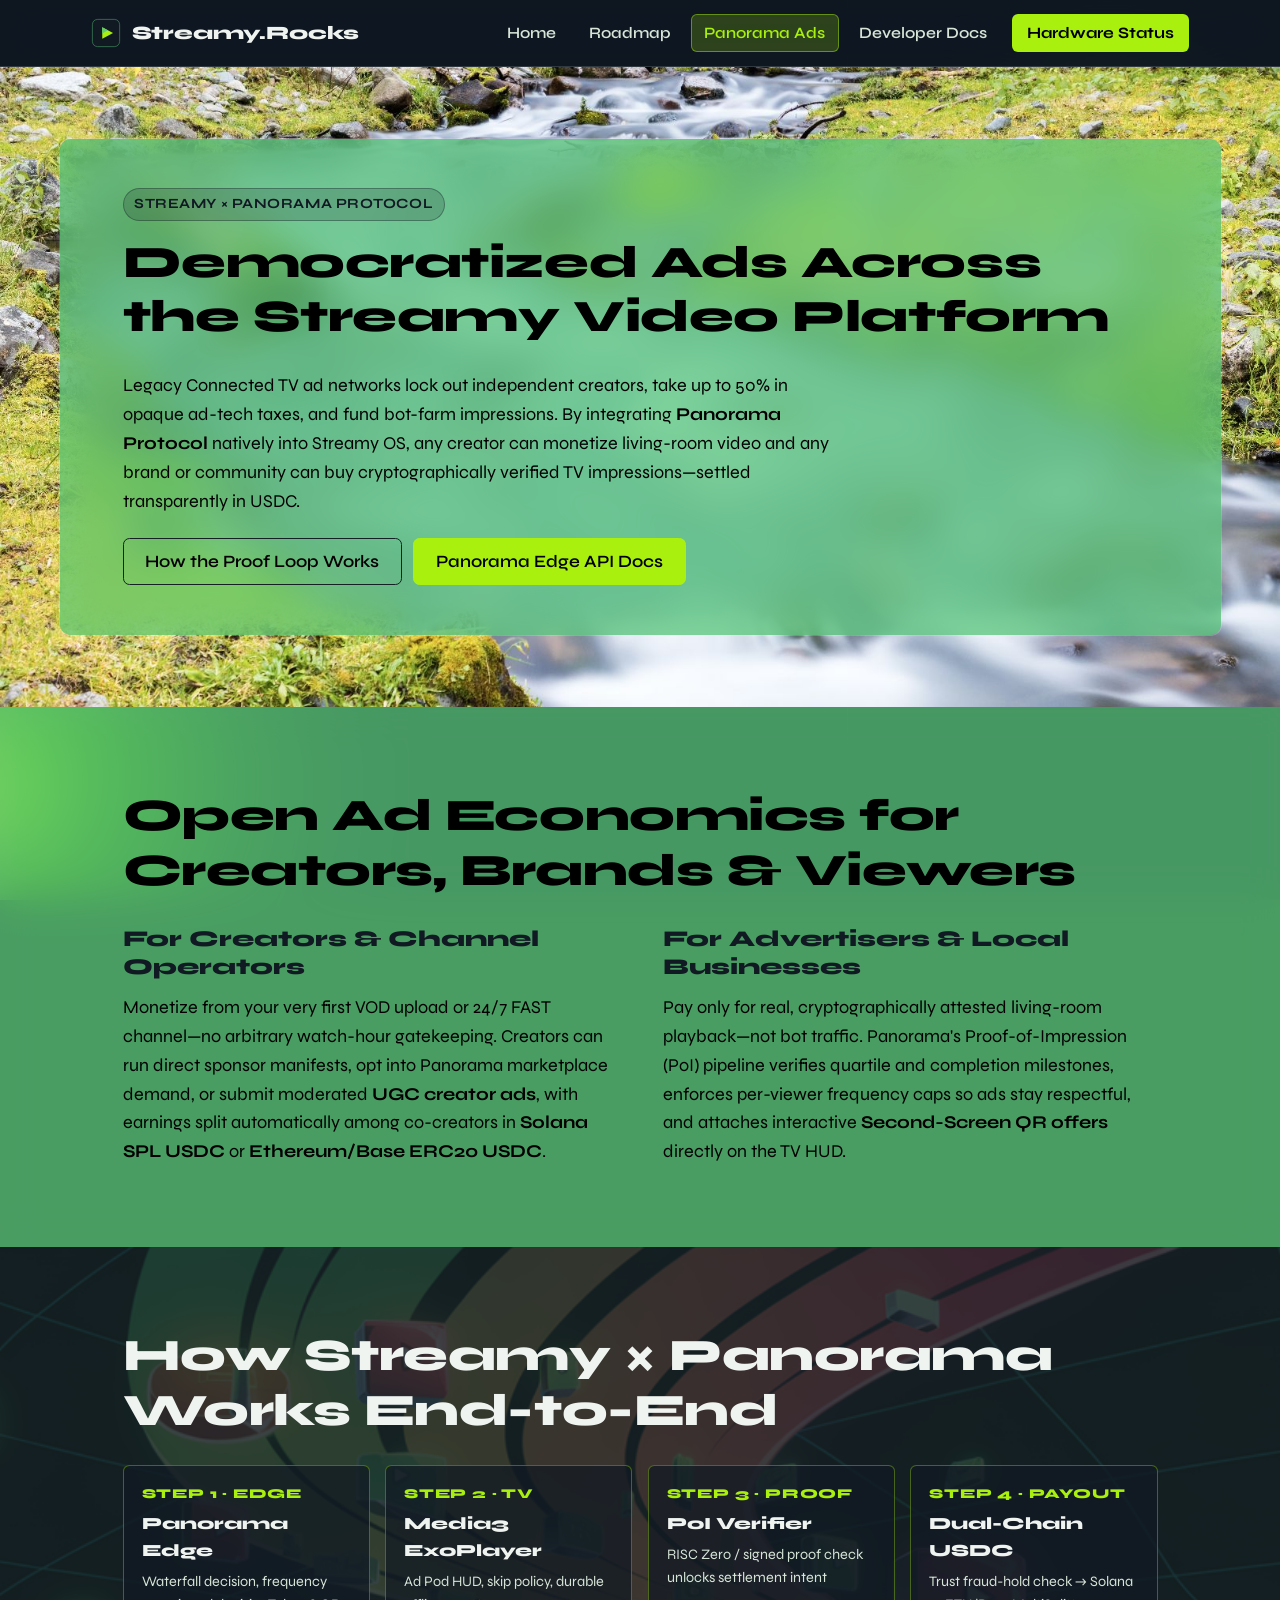
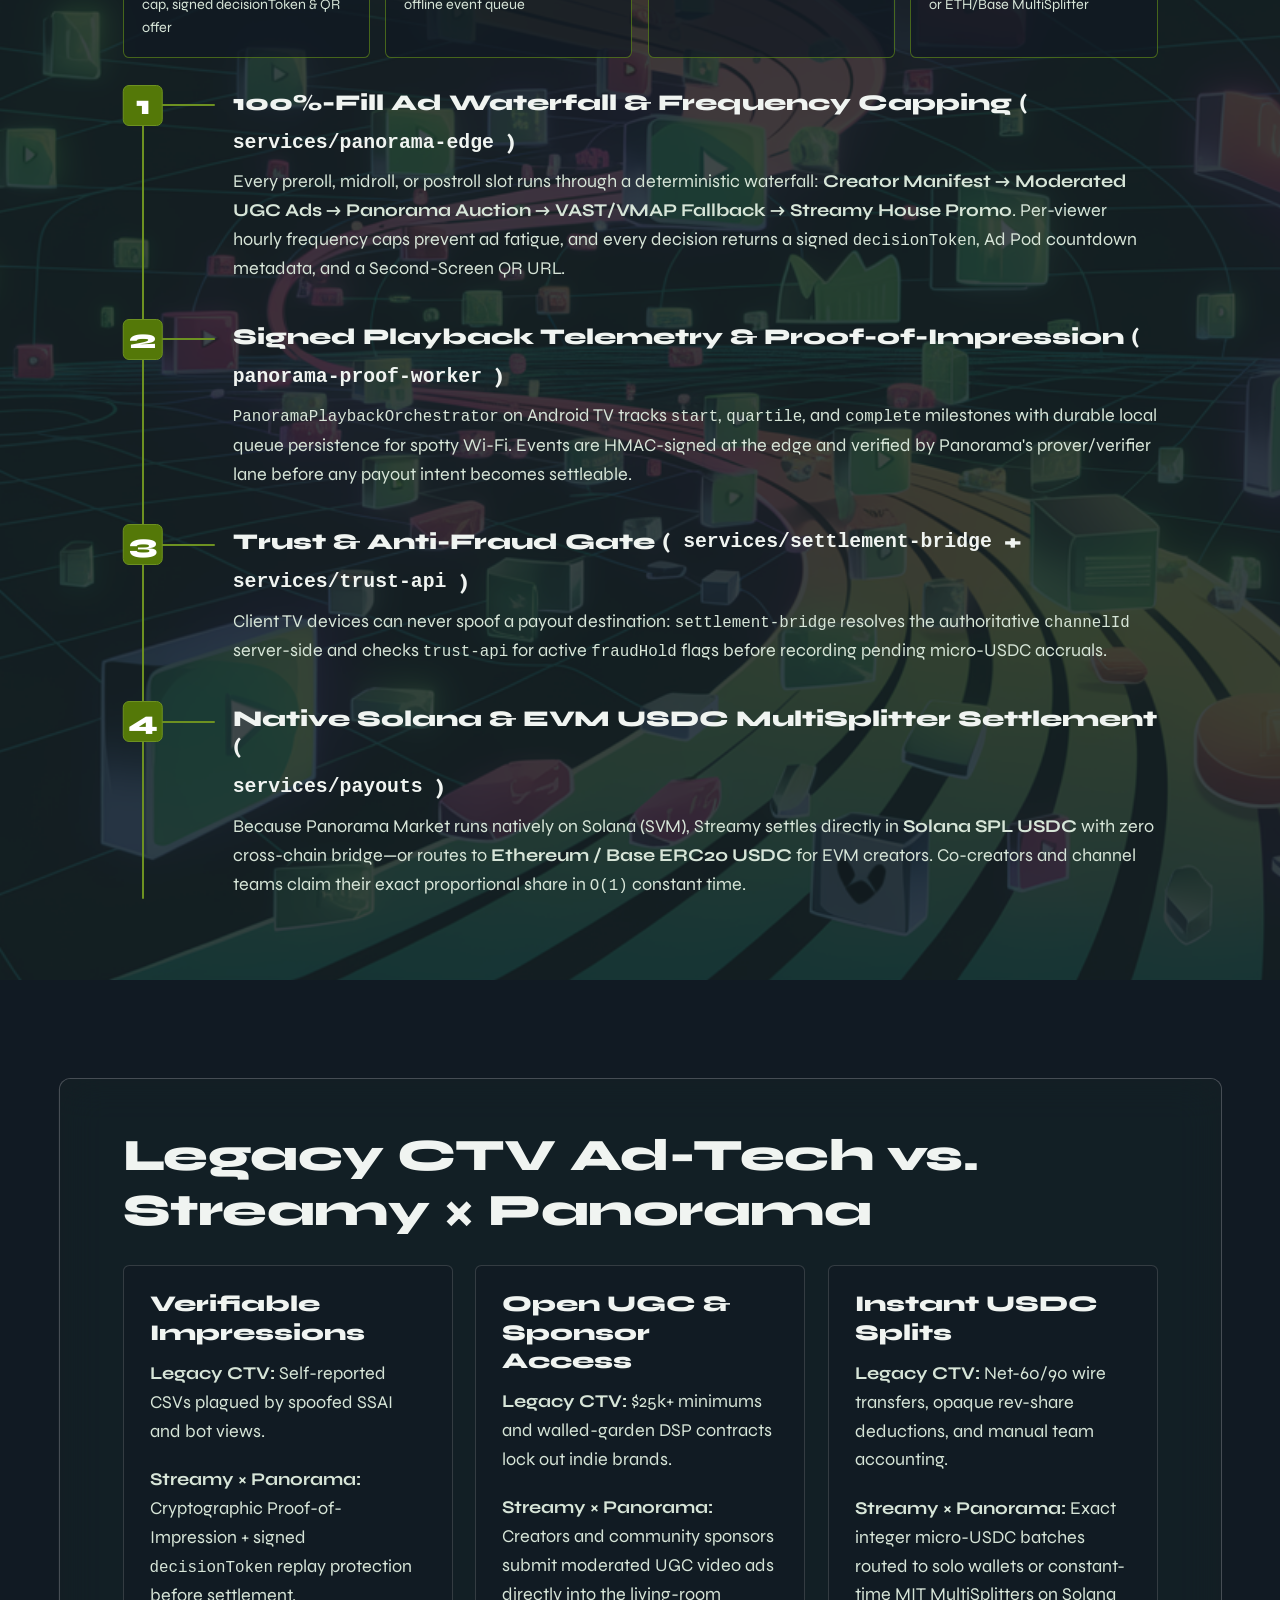
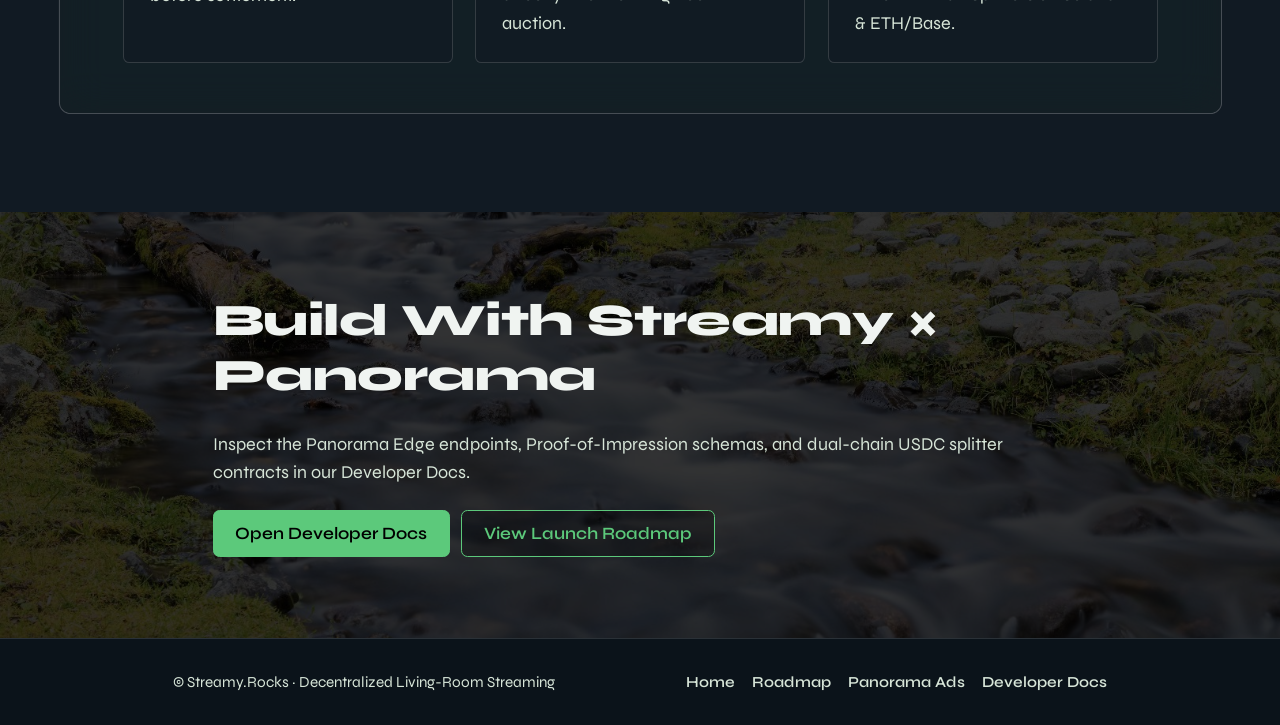
<file: panorama.html>
<!DOCTYPE html>
<html lang="en">
  <head>
    <meta charset="utf-8" />
    <meta name="viewport" content="width=device-width, initial-scale=1" />
    <title>Panorama Protocol × Streamy — Democratized Video Ads</title>
    <meta
      name="description"
      content="How Streamy integrates with Panorama Protocol to deliver democratized, cryptographically verified, privacy-respecting advertising across living-room video."
    />
    <link rel="icon" type="image/svg+xml" href="./favicon.svg" />
    <link rel="preconnect" href="https://fonts.googleapis.com" />
    <link rel="preconnect" href="https://fonts.gstatic.com" crossorigin />
    <link
      href="https://fonts.googleapis.com/css2?family=Syne:wght@400;500;600;700;800&display=swap"
      rel="stylesheet"
    />
    <link rel="stylesheet" href="./styles.css" />
  </head>
  <body>
    <div class="site-bg" aria-hidden="true"></div>

    <header class="site-nav">
      <div class="site-nav-inner">
        <a class="site-brand" href="./index.html">
          <img src="./favicon.svg" alt="" width="28" height="28" />
          <span>Streamy.Rocks</span>
        </a>
        <nav class="site-nav-links" aria-label="Primary navigation">
          <a class="nav-link" href="./index.html">Home</a>
          <a class="nav-link" href="./roadmap.html">Roadmap</a>
          <a class="nav-link nav-link--active" href="./panorama.html">Panorama Ads</a>
          <a class="nav-link" href="./developers.html">Developer Docs</a>
          <a class="nav-cta" href="./index.html#preorder">Hardware Status</a>
        </nav>
      </div>
    </header>

    <main class="page">
      <!-- Hero -->
      <section class="band band--hero band--hero-compact">
        <div class="card card--contained card--green">
          <div class="card-pad">
            <span class="kicker-pill kicker-pill--dark">Streamy × Panorama Protocol</span>
            <h1 class="heading-1">Democratized Ads Across the Streamy Video Platform</h1>
            <p class="body-text" style="max-width: 66ch">
              Legacy Connected TV ad networks lock out independent creators, take up to 50% in opaque
              ad-tech taxes, and fund bot-farm impressions. By integrating <strong>Panorama Protocol</strong>
              natively into Streamy OS, any creator can monetize living-room video and any brand or
              community can buy cryptographically verified TV impressions—settled transparently in USDC.
            </p>
            <div class="button-group">
              <a class="btn btn--outline-dark" href="#ad-flow">How the Proof Loop Works</a>
              <a class="btn btn--solid-lime" href="./developers.html">Panorama Edge API Docs</a>
            </div>
          </div>
        </div>
      </section>

      <!-- Why Democratized Ads -->
      <section class="band band--full band--green" aria-labelledby="why-panorama-heading">
        <div class="band-inner">
          <h2 id="why-panorama-heading" class="heading-1">Open Ad Economics for Creators, Brands &amp; Viewers</h2>
          <div class="two-col">
            <div class="two-col-cell">
              <h3 class="heading-4 heading-4--ink">For Creators &amp; Channel Operators</h3>
              <p class="body-text">
                Monetize from your very first VOD upload or 24/7 FAST channel—no arbitrary watch-hour
                gatekeeping. Creators can run direct sponsor manifests, opt into Panorama marketplace
                demand, or submit moderated <strong>UGC creator ads</strong>, with earnings split
                automatically among co-creators in <strong>Solana SPL USDC</strong> or
                <strong>Ethereum/Base ERC20 USDC</strong>.
              </p>
            </div>
            <div class="two-col-cell">
              <h3 class="heading-4 heading-4--ink">For Advertisers &amp; Local Businesses</h3>
              <p class="body-text">
                Pay only for real, cryptographically attested living-room playback—not bot traffic.
                Panorama&#39;s Proof-of-Impression (PoI) pipeline verifies quartile and completion
                milestones, enforces per-viewer frequency caps so ads stay respectful, and attaches
                interactive <strong>Second-Screen QR offers</strong> directly on the TV HUD.
              </p>
            </div>
          </div>
        </div>
      </section>

      <!-- End-to-End Integration Architecture Timeline -->
      <section id="ad-flow" class="band band--full band--dark" aria-labelledby="flow-heading">
        <div class="band-bg-image band-bg-image--how" aria-hidden="true"></div>
        <div class="band-bg-mask band-bg-mask--dark" aria-hidden="true"></div>
        <div class="band-inner band-inner--front">
          <h2 id="flow-heading" class="heading-1">How Streamy × Panorama Works End-to-End</h2>

          <div class="flow-strip" aria-label="Panorama integration pipeline">
            <div class="flow-node">
              <div class="flow-node-step">Step 1 · Edge</div>
              <div class="flow-node-title">Panorama Edge</div>
              <p class="flow-node-desc">Waterfall decision, frequency cap, signed decisionToken &amp; QR offer</p>
            </div>
            <div class="flow-node">
              <div class="flow-node-step">Step 2 · TV</div>
              <div class="flow-node-title">Media3 ExoPlayer</div>
              <p class="flow-node-desc">Ad Pod HUD, skip policy, durable offline event queue</p>
            </div>
            <div class="flow-node">
              <div class="flow-node-step">Step 3 · Proof</div>
              <div class="flow-node-title">PoI Verifier</div>
              <p class="flow-node-desc">RISC Zero / signed proof check unlocks settlement intent</p>
            </div>
            <div class="flow-node">
              <div class="flow-node-step">Step 4 · Payout</div>
              <div class="flow-node-title">Dual-Chain USDC</div>
              <p class="flow-node-desc">Trust fraud-hold check → Solana or ETH/Base MultiSplitter</p>
            </div>
          </div>

          <ol class="timeline">
            <li class="timeline-item">
              <div class="timeline-marker" aria-hidden="true">
                <span class="step-badge step-badge--lg">1</span>
                <span class="timeline-connector"></span>
              </div>
              <div class="timeline-body">
                <h3 class="heading-4">100%-Fill Ad Waterfall &amp; Frequency Capping (<code>services/panorama-edge</code>)</h3>
                <p class="body-text">
                  Every preroll, midroll, or postroll slot runs through a deterministic waterfall:
                  <strong>Creator Manifest → Moderated UGC Ads → Panorama Auction → VAST/VMAP Fallback →
                  Streamy House Promo</strong>. Per-viewer hourly frequency caps prevent ad fatigue, and
                  every decision returns a signed <code>decisionToken</code>, Ad Pod countdown metadata,
                  and a Second-Screen QR URL.
                </p>
              </div>
            </li>

            <li class="timeline-item">
              <div class="timeline-marker" aria-hidden="true">
                <span class="step-badge step-badge--lg">2</span>
                <span class="timeline-connector"></span>
              </div>
              <div class="timeline-body">
                <h3 class="heading-4">Signed Playback Telemetry &amp; Proof-of-Impression (<code>panorama-proof-worker</code>)</h3>
                <p class="body-text">
                  <code>PanoramaPlaybackOrchestrator</code> on Android TV tracks <code>start</code>,
                  <code>quartile</code>, and <code>complete</code> milestones with durable local queue
                  persistence for spotty Wi-Fi. Events are HMAC-signed at the edge and verified by
                  Panorama&#39;s prover/verifier lane before any payout intent becomes settleable.
                </p>
              </div>
            </li>

            <li class="timeline-item">
              <div class="timeline-marker" aria-hidden="true">
                <span class="step-badge step-badge--lg">3</span>
                <span class="timeline-connector"></span>
              </div>
              <div class="timeline-body">
                <h3 class="heading-4">Trust &amp; Anti-Fraud Gate (<code>services/settlement-bridge</code> + <code>services/trust-api</code>)</h3>
                <p class="body-text">
                  Client TV devices can never spoof a payout destination: <code>settlement-bridge</code>
                  resolves the authoritative <code>channelId</code> server-side and checks
                  <code>trust-api</code> for active <code>fraudHold</code> flags before recording pending
                  micro-USDC accruals.
                </p>
              </div>
            </li>

            <li class="timeline-item">
              <div class="timeline-marker" aria-hidden="true">
                <span class="step-badge step-badge--lg">4</span>
                <span class="timeline-connector"></span>
              </div>
              <div class="timeline-body">
                <h3 class="heading-4">Native Solana &amp; EVM USDC MultiSplitter Settlement (<code>services/payouts</code>)</h3>
                <p class="body-text">
                  Because Panorama Market runs natively on Solana (SVM), Streamy settles directly in
                  <strong>Solana SPL USDC</strong> with zero cross-chain bridge—or routes to
                  <strong>Ethereum / Base ERC20 USDC</strong> for EVM creators. Co-creators and channel
                  teams claim their exact proportional share in <code>O(1)</code> constant time.
                </p>
              </div>
            </li>
          </ol>
        </div>
      </section>

      <!-- Comparison Grid -->
      <section class="band band--navy" aria-labelledby="compare-heading">
        <div class="card card--contained card--dark">
          <div class="card-pad">
            <h2 id="compare-heading" class="heading-1">Legacy CTV Ad-Tech vs. Streamy × Panorama</h2>
            <div class="three-col">
              <div class="glass-subcard">
                <h3 class="heading-4">Verifiable Impressions</h3>
                <p class="body-text">
                  <strong>Legacy CTV:</strong> Self-reported CSVs plagued by spoofed SSAI and bot views.
                </p>
                <p class="body-text">
                  <strong>Streamy × Panorama:</strong> Cryptographic Proof-of-Impression + signed
                  <code>decisionToken</code> replay protection before settlement.
                </p>
              </div>

              <div class="glass-subcard">
                <h3 class="heading-4">Open UGC &amp; Sponsor Access</h3>
                <p class="body-text">
                  <strong>Legacy CTV:</strong> $25k+ minimums and walled-garden DSP contracts lock out
                  indie brands.
                </p>
                <p class="body-text">
                  <strong>Streamy × Panorama:</strong> Creators and community sponsors submit moderated UGC
                  video ads directly into the living-room auction.
                </p>
              </div>

              <div class="glass-subcard">
                <h3 class="heading-4">Instant USDC Splits</h3>
                <p class="body-text">
                  <strong>Legacy CTV:</strong> Net-60/90 wire transfers, opaque rev-share deductions, and
                  manual team accounting.
                </p>
                <p class="body-text">
                  <strong>Streamy × Panorama:</strong> Exact integer micro-USDC batches routed to solo
                  wallets or constant-time MIT MultiSplitters on Solana &amp; ETH/Base.
                </p>
              </div>
            </div>
          </div>
        </div>
      </section>

      <!-- Manifesto CTA -->
      <section class="band band--full band--dark band--manifesto">
        <div class="band-bg-image band-bg-image--forest" aria-hidden="true"></div>
        <div class="band-bg-mask band-bg-mask--black" aria-hidden="true"></div>
        <div class="band-inner band-inner--md band-inner--front">
          <h2 class="heading-1">Build With Streamy × Panorama</h2>
          <p class="body-text">
            Inspect the Panorama Edge endpoints, Proof-of-Impression schemas, and dual-chain USDC splitter
            contracts in our Developer Docs.
          </p>
          <div class="button-group">
            <a class="btn btn--solid-mint" href="./developers.html">Open Developer Docs</a>
            <a class="btn btn--outline-mint" href="./roadmap.html">View Launch Roadmap</a>
          </div>
        </div>
      </section>
    </main>

    <footer class="site-footer">
      <div class="site-footer-inner">
        <span>&copy; Streamy.Rocks &middot; Decentralized Living-Room Streaming</span>
        <div class="footer-links">
          <a href="./index.html">Home</a>
          <a href="./roadmap.html">Roadmap</a>
          <a href="./panorama.html">Panorama Ads</a>
          <a href="./developers.html">Developer Docs</a>
        </div>
      </div>
    </footer>
  </body>
</html>
</file>
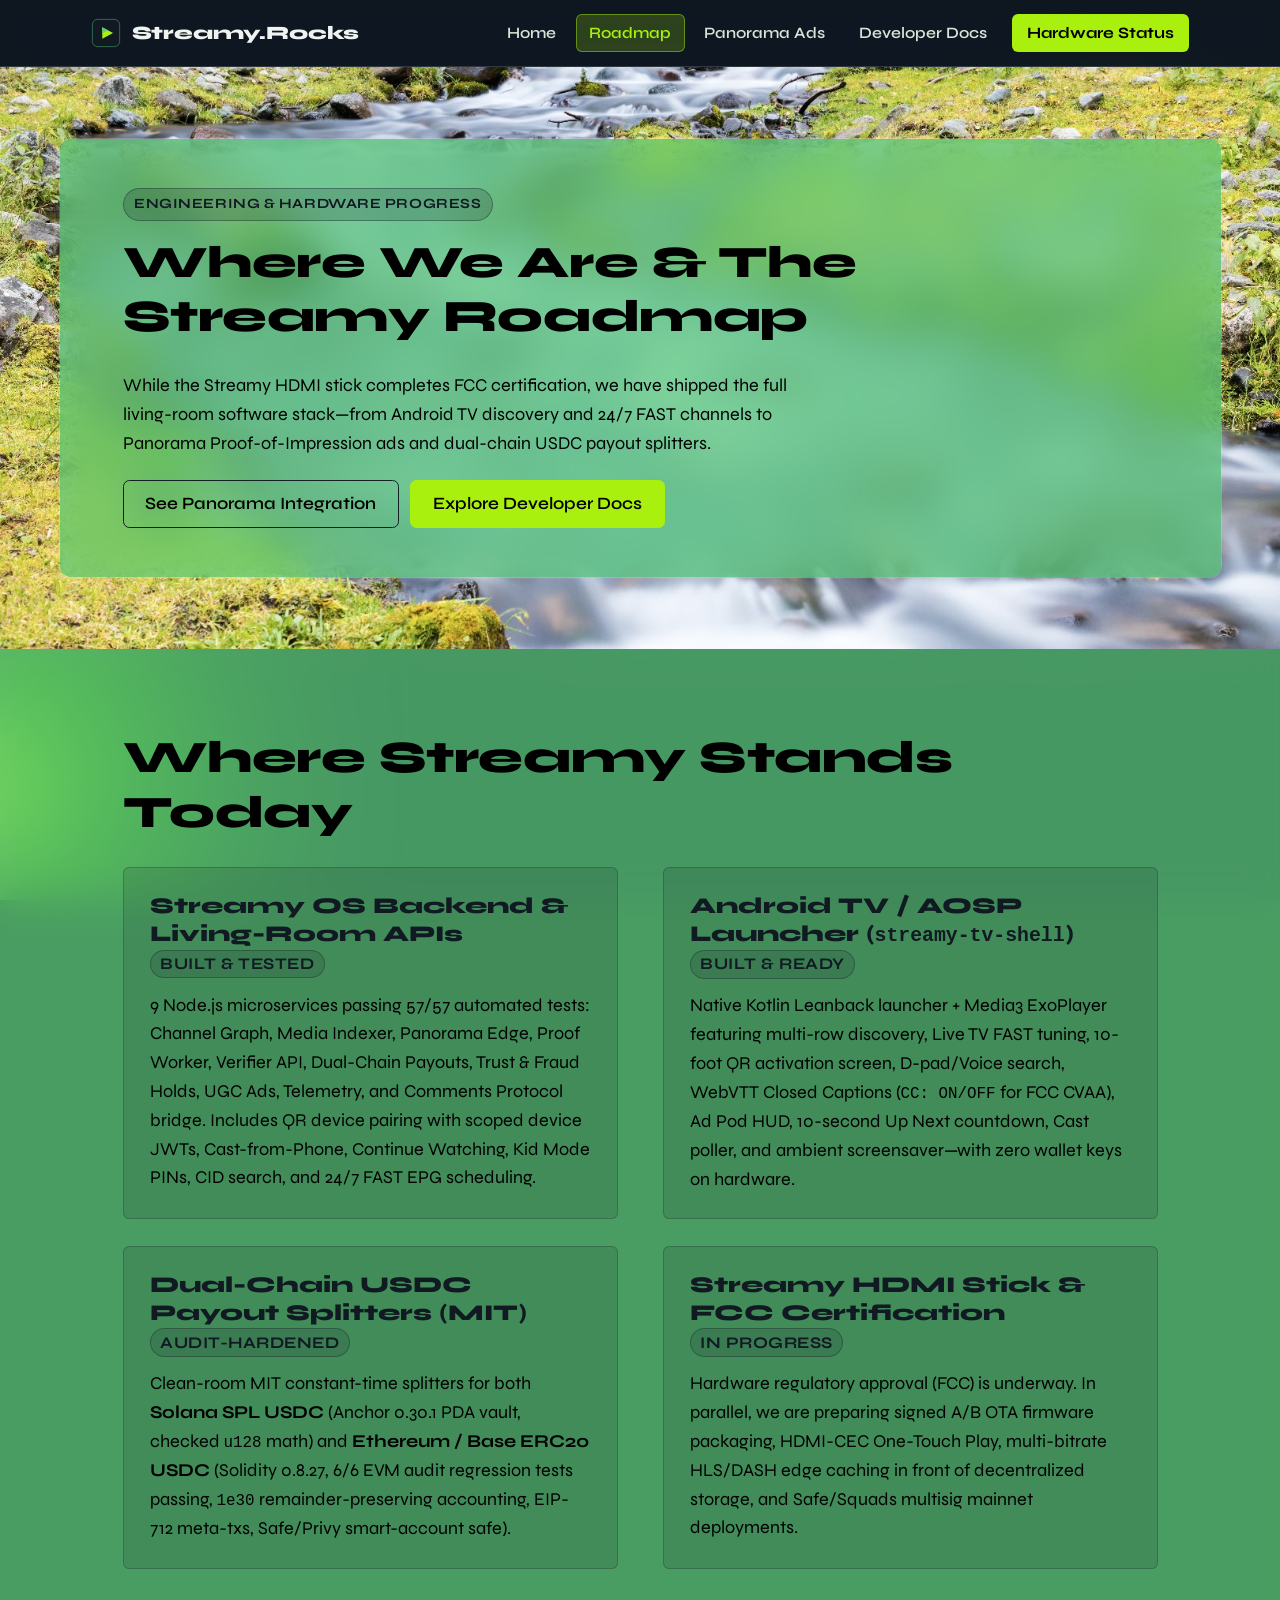
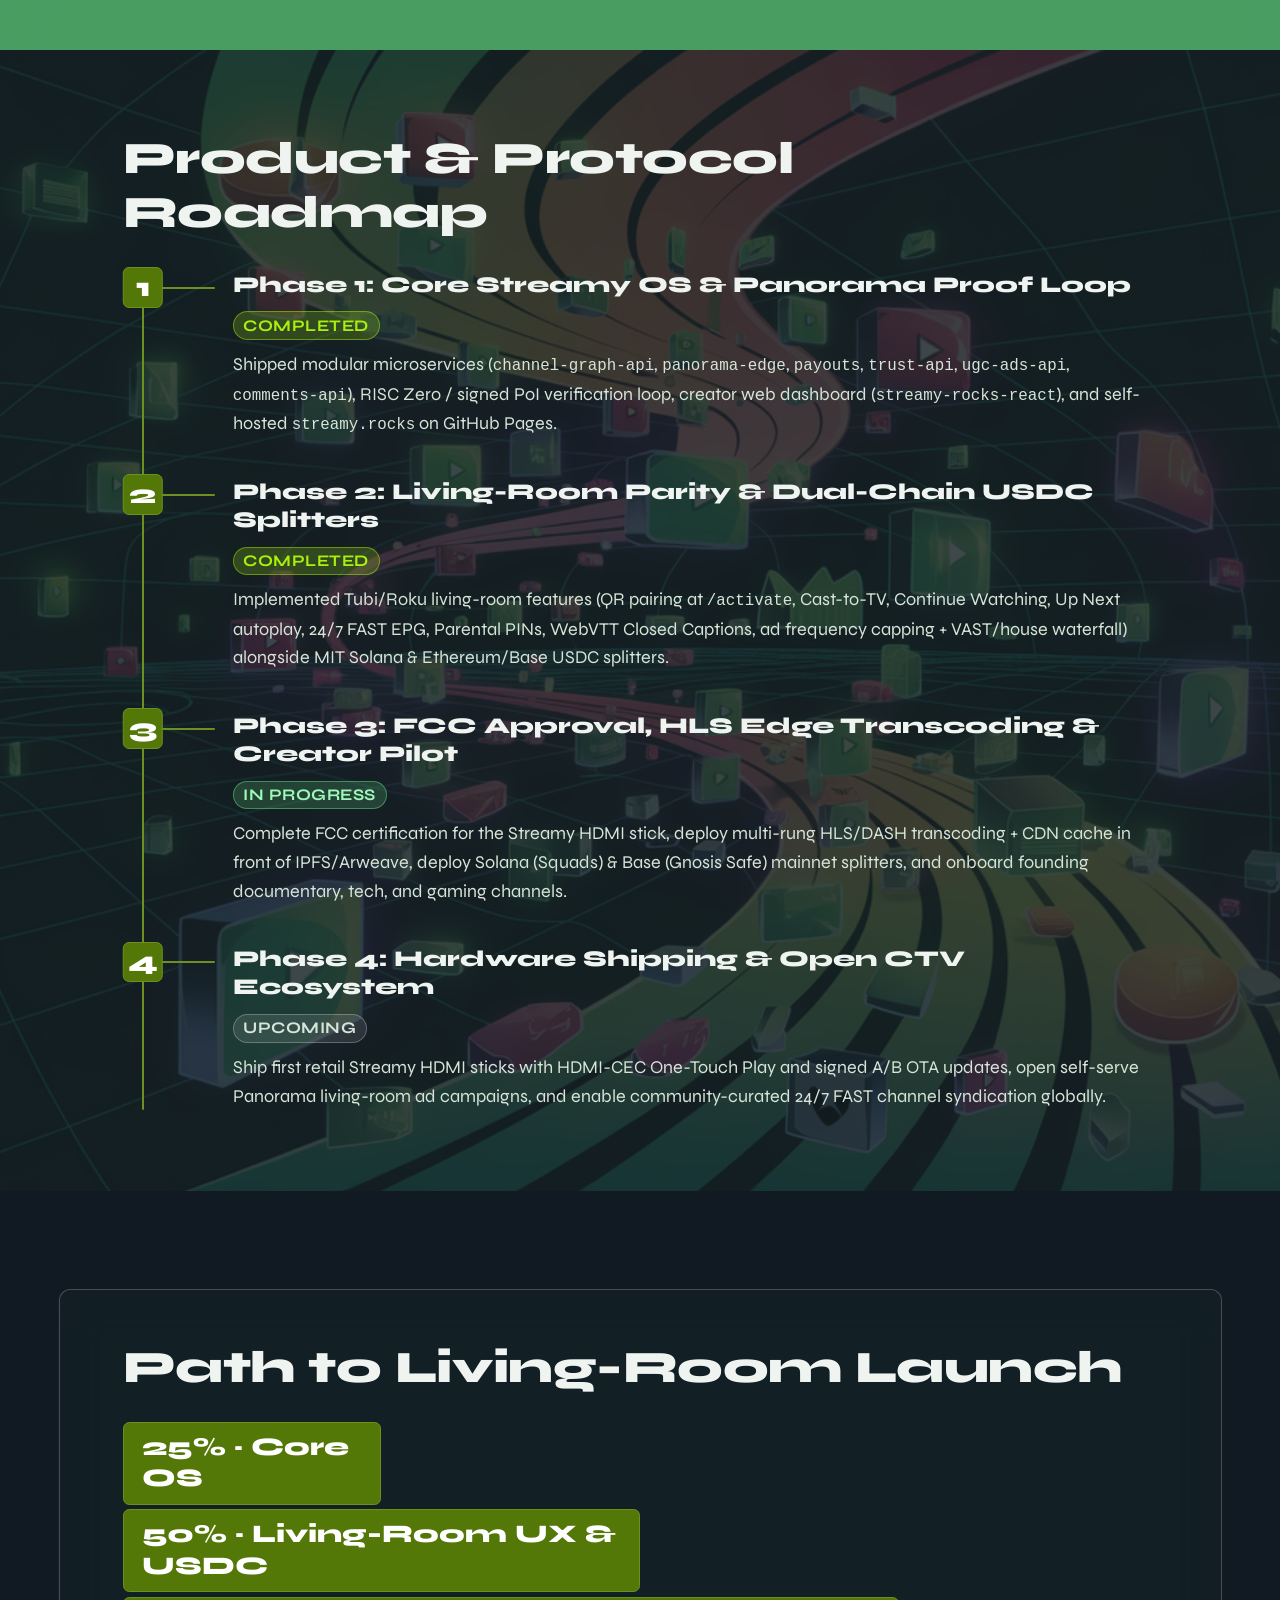
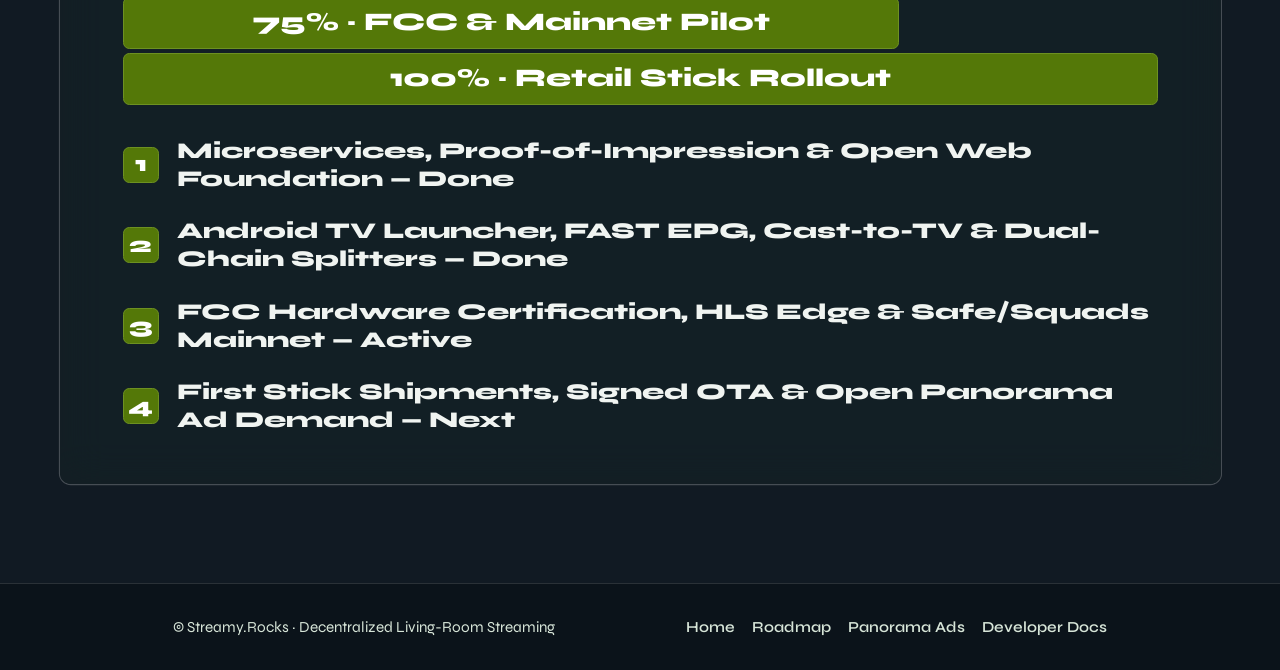
<file: roadmap.html>
<!DOCTYPE html>
<html lang="en">
  <head>
    <meta charset="utf-8" />
    <meta name="viewport" content="width=device-width, initial-scale=1" />
    <title>Roadmap &amp; Current Progress — Streamy.Rocks</title>
    <meta
      name="description"
      content="Where Streamy.Rocks stands today: shipped Streamy OS services, Android TV launcher, dual-chain USDC splitters, FCC hardware certification, and upcoming launch phases."
    />
    <link rel="icon" type="image/svg+xml" href="./favicon.svg" />
    <link rel="preconnect" href="https://fonts.googleapis.com" />
    <link rel="preconnect" href="https://fonts.gstatic.com" crossorigin />
    <link
      href="https://fonts.googleapis.com/css2?family=Syne:wght@400;500;600;700;800&display=swap"
      rel="stylesheet"
    />
    <link rel="stylesheet" href="./styles.css" />
  </head>
  <body>
    <div class="site-bg" aria-hidden="true"></div>

    <header class="site-nav">
      <div class="site-nav-inner">
        <a class="site-brand" href="./index.html">
          <img src="./favicon.svg" alt="" width="28" height="28" />
          <span>Streamy.Rocks</span>
        </a>
        <nav class="site-nav-links" aria-label="Primary navigation">
          <a class="nav-link" href="./index.html">Home</a>
          <a class="nav-link nav-link--active" href="./roadmap.html">Roadmap</a>
          <a class="nav-link" href="./panorama.html">Panorama Ads</a>
          <a class="nav-link" href="./developers.html">Developer Docs</a>
          <a class="nav-cta" href="./index.html#preorder">Hardware Status</a>
        </nav>
      </div>
    </header>

    <main class="page">
      <!-- Hero -->
      <section class="band band--hero band--hero-compact">
        <div class="card card--contained card--green">
          <div class="card-pad">
            <span class="kicker-pill kicker-pill--dark">Engineering &amp; Hardware Progress</span>
            <h1 class="heading-1">Where We Are &amp; The Streamy Roadmap</h1>
            <p class="body-text" style="max-width: 64ch">
              While the Streamy HDMI stick completes FCC certification, we have shipped the full
              living-room software stack—from Android TV discovery and 24/7 FAST channels to Panorama
              Proof-of-Impression ads and dual-chain USDC payout splitters.
            </p>
            <div class="button-group">
              <a class="btn btn--outline-dark" href="./panorama.html">See Panorama Integration</a>
              <a class="btn btn--solid-lime" href="./developers.html">Explore Developer Docs</a>
            </div>
          </div>
        </div>
      </section>

      <!-- Current Status Breakdown -->
      <section class="band band--full band--green" aria-labelledby="status-heading">
        <div class="band-inner">
          <h2 id="status-heading" class="heading-1">Where Streamy Stands Today</h2>
          <div class="two-col">
            <div class="glass-subcard glass-subcard--on-green">
              <h3 class="heading-4 heading-4--ink">
                Streamy OS Backend &amp; Living-Room APIs
                <span class="status-badge status-badge--ink">Built &amp; Tested</span>
              </h3>
              <p class="body-text">
                9 Node.js microservices passing 57/57 automated tests: Channel Graph, Media Indexer,
                Panorama Edge, Proof Worker, Verifier API, Dual-Chain Payouts, Trust &amp; Fraud Holds,
                UGC Ads, Telemetry, and Comments Protocol bridge. Includes QR device pairing with scoped
                device JWTs, Cast-from-Phone, Continue Watching, Kid Mode PINs, CID search, and 24/7 FAST
                EPG scheduling.
              </p>
            </div>

            <div class="glass-subcard glass-subcard--on-green">
              <h3 class="heading-4 heading-4--ink">
                Android TV / AOSP Launcher (<code>streamy-tv-shell</code>)
                <span class="status-badge status-badge--ink">Built &amp; Ready</span>
              </h3>
              <p class="body-text">
                Native Kotlin Leanback launcher + Media3 ExoPlayer featuring multi-row discovery, Live TV
                FAST tuning, 10-foot QR activation screen, D-pad/Voice search, WebVTT Closed Captions
                (<code>CC: ON/OFF</code> for FCC CVAA), Ad Pod HUD, 10-second Up Next countdown, Cast
                poller, and ambient screensaver—with zero wallet keys on hardware.
              </p>
            </div>

            <div class="glass-subcard glass-subcard--on-green">
              <h3 class="heading-4 heading-4--ink">
                Dual-Chain USDC Payout Splitters (MIT)
                <span class="status-badge status-badge--ink">Audit-Hardened</span>
              </h3>
              <p class="body-text">
                Clean-room MIT constant-time splitters for both <strong>Solana SPL USDC</strong> (Anchor
                0.30.1 PDA vault, checked <code>u128</code> math) and <strong>Ethereum / Base ERC20
                USDC</strong> (Solidity 0.8.27, 6/6 EVM audit regression tests passing, <code>1e30</code>
                remainder-preserving accounting, EIP-712 meta-txs, Safe/Privy smart-account safe).
              </p>
            </div>

            <div class="glass-subcard glass-subcard--on-green">
              <h3 class="heading-4 heading-4--ink">
                Streamy HDMI Stick &amp; FCC Certification
                <span class="status-badge status-badge--ink">In Progress</span>
              </h3>
              <p class="body-text">
                Hardware regulatory approval (FCC) is underway. In parallel, we are preparing signed A/B
                OTA firmware packaging, HDMI-CEC One-Touch Play, multi-bitrate HLS/DASH edge caching in
                front of decentralized storage, and Safe/Squads multisig mainnet deployments.
              </p>
            </div>
          </div>
        </div>
      </section>

      <!-- 4-Phase Roadmap Timeline -->
      <section class="band band--full band--dark" aria-labelledby="phases-heading">
        <div class="band-bg-image band-bg-image--how" aria-hidden="true"></div>
        <div class="band-bg-mask band-bg-mask--dark" aria-hidden="true"></div>
        <div class="band-inner band-inner--front">
          <h2 id="phases-heading" class="heading-1">Product &amp; Protocol Roadmap</h2>

          <ol class="timeline">
            <li class="timeline-item">
              <div class="timeline-marker" aria-hidden="true">
                <span class="step-badge step-badge--lg">1</span>
                <span class="timeline-connector"></span>
              </div>
              <div class="timeline-body">
                <h3 class="heading-4">
                  Phase 1: Core Streamy OS &amp; Panorama Proof Loop
                  <span class="status-badge status-badge--done">Completed</span>
                </h3>
                <p class="body-text">
                  Shipped modular microservices (<code>channel-graph-api</code>, <code>panorama-edge</code>, <code>payouts</code>,
                  <code>trust-api</code>, <code>ugc-ads-api</code>, <code>comments-api</code>), RISC Zero / signed PoI verification loop,
                  creator web dashboard (<code>streamy-rocks-react</code>), and self-hosted <code>streamy.rocks</code> on
                  GitHub Pages.
                </p>
              </div>
            </li>

            <li class="timeline-item">
              <div class="timeline-marker" aria-hidden="true">
                <span class="step-badge step-badge--lg">2</span>
                <span class="timeline-connector"></span>
              </div>
              <div class="timeline-body">
                <h3 class="heading-4">
                  Phase 2: Living-Room Parity &amp; Dual-Chain USDC Splitters
                  <span class="status-badge status-badge--done">Completed</span>
                </h3>
                <p class="body-text">
                  Implemented Tubi/Roku living-room features (QR pairing at <code>/activate</code>, Cast-to-TV,
                  Continue Watching, Up Next autoplay, 24/7 FAST EPG, Parental PINs, WebVTT Closed
                  Captions, ad frequency capping + VAST/house waterfall) alongside MIT Solana &amp;
                  Ethereum/Base USDC splitters.
                </p>
              </div>
            </li>

            <li class="timeline-item">
              <div class="timeline-marker" aria-hidden="true">
                <span class="step-badge step-badge--lg">3</span>
                <span class="timeline-connector"></span>
              </div>
              <div class="timeline-body">
                <h3 class="heading-4">
                  Phase 3: FCC Approval, HLS Edge Transcoding &amp; Creator Pilot
                  <span class="status-badge status-badge--active">In Progress</span>
                </h3>
                <p class="body-text">
                  Complete FCC certification for the Streamy HDMI stick, deploy multi-rung HLS/DASH
                  transcoding + CDN cache in front of IPFS/Arweave, deploy Solana (Squads) &amp; Base
                  (Gnosis Safe) mainnet splitters, and onboard founding documentary, tech, and gaming
                  channels.
                </p>
              </div>
            </li>

            <li class="timeline-item">
              <div class="timeline-marker" aria-hidden="true">
                <span class="step-badge step-badge--lg">4</span>
                <span class="timeline-connector"></span>
              </div>
              <div class="timeline-body">
                <h3 class="heading-4">
                  Phase 4: Hardware Shipping &amp; Open CTV Ecosystem
                  <span class="status-badge status-badge--next">Upcoming</span>
                </h3>
                <p class="body-text">
                  Ship first retail Streamy HDMI sticks with HDMI-CEC One-Touch Play and signed A/B OTA
                  updates, open self-serve Panorama living-room ad campaigns, and enable community-curated
                  24/7 FAST channel syndication globally.
                </p>
              </div>
            </li>
          </ol>
        </div>
      </section>

      <!-- Launch Readiness Staircase -->
      <section class="band band--navy" aria-labelledby="readiness-heading">
        <div class="card card--contained card--dark">
          <div class="card-pad">
            <h2 id="readiness-heading" class="heading-1">Path to Living-Room Launch</h2>
            <div class="staircase">
              <div class="staircase-bars" aria-hidden="true">
                <div class="staircase-bar staircase-bar--1">25% · Core OS</div>
                <div class="staircase-bar staircase-bar--2">50% · Living-Room UX &amp; USDC</div>
                <div class="staircase-bar staircase-bar--3">75% · FCC &amp; Mainnet Pilot</div>
                <div class="staircase-bar staircase-bar--4">100% · Retail Stick Rollout</div>
              </div>
              <ol class="staircase-steps">
                <li class="staircase-step">
                  <span class="step-badge step-badge--md" aria-hidden="true">1</span>
                  <h3 class="heading-4">Microservices, Proof-of-Impression &amp; Open Web Foundation — Done</h3>
                </li>
                <li class="staircase-step">
                  <span class="step-badge step-badge--md" aria-hidden="true">2</span>
                  <h3 class="heading-4">Android TV Launcher, FAST EPG, Cast-to-TV &amp; Dual-Chain Splitters — Done</h3>
                </li>
                <li class="staircase-step">
                  <span class="step-badge step-badge--md" aria-hidden="true">3</span>
                  <h3 class="heading-4">FCC Hardware Certification, HLS Edge &amp; Safe/Squads Mainnet — Active</h3>
                </li>
                <li class="staircase-step">
                  <span class="step-badge step-badge--md" aria-hidden="true">4</span>
                  <h3 class="heading-4">First Stick Shipments, Signed OTA &amp; Open Panorama Ad Demand — Next</h3>
                </li>
              </ol>
            </div>
          </div>
        </div>
      </section>
    </main>

    <footer class="site-footer">
      <div class="site-footer-inner">
        <span>&copy; Streamy.Rocks &middot; Decentralized Living-Room Streaming</span>
        <div class="footer-links">
          <a href="./index.html">Home</a>
          <a href="./roadmap.html">Roadmap</a>
          <a href="./panorama.html">Panorama Ads</a>
          <a href="./developers.html">Developer Docs</a>
        </div>
      </div>
    </footer>
  </body>
</html>
</file>
<file: styles.css>
:root {
  --font-family: "Syne", system-ui, -apple-system, BlinkMacSystemFont, "Segoe UI", sans-serif;
  --font-mono: ui-monospace, SFMono-Regular, Menlo, Monaco, Consolas, "Liberation Mono", monospace;
  --font-size-base: 18px;
  --card-width: 64.5em;
  --card-width-md: 54.5em;
  --card-radius: 0.6em;
  --box-radius: 0.35em;
  --btn-radius: 0.375em;

  --green-solid: #5cc97b;
  --green-glass: rgba(92, 201, 123, 0.75);
  --lime-accent: #a9f00f;
  --olive-fill: #547808;
  --olive-border: #6d9121;

  --navy-bg: #111a23;
  --dark-card-glass: rgba(21, 32, 37, 0.78);
  --dark-mask: rgba(21, 32, 37, 0.82);
  --black-mask: rgba(0, 0, 0, 0.8);
  --card-border-shadow: 0 0 0 0.0625em rgba(230, 230, 230, 0.25);
  --glass-blur: blur(20px) saturate(170%);

  --text-light-heading: #f0f4f1;
  --text-light-body: #d7e5d8;
  --text-dark: #000000;
  --text-ink: #111a23;
  --outline-dark: #152025;
}

*,
*::before,
*::after {
  box-sizing: border-box;
}

html {
  scroll-behavior: smooth;
  background-color: #151c19;
}

body {
  margin: 0;
  min-height: 100vh;
  font-family: var(--font-family);
  font-size: var(--font-size-base);
  font-weight: 400;
  line-height: 1.6;
  color: var(--text-light-body);
  background-color: #151c19;
  -webkit-font-smoothing: antialiased;
  text-rendering: optimizeLegibility;
  overflow-x: hidden;
}

/* Fixed theme background behind translucent glass bands */
.site-bg {
  position: fixed;
  inset: 0;
  z-index: 0;
  background-image: url("./assets/images/bg-stars.png");
  background-position: center;
  background-size: cover;
  background-repeat: no-repeat;
  pointer-events: none;
}

/* Sticky frosted-glass navigation bar */
.site-nav {
  position: sticky;
  top: 0;
  z-index: 50;
  width: 100%;
  background-color: rgba(17, 26, 35, 0.82);
  -webkit-backdrop-filter: var(--glass-blur);
  backdrop-filter: var(--glass-blur);
  border-bottom: 1px solid rgba(230, 230, 230, 0.16);
}

.site-nav-inner {
  max-width: var(--card-width);
  margin: 0 auto;
  padding: 0.75em 1.75em;
  display: flex;
  align-items: center;
  justify-content: space-between;
  gap: 1em;
  flex-wrap: wrap;
}

.site-brand {
  display: inline-flex;
  align-items: center;
  gap: 0.55em;
  text-decoration: none;
  color: var(--text-light-heading);
  font-weight: 800;
  font-size: 1.05em;
  letter-spacing: -0.01em;
}

.site-brand img {
  width: 1.6em;
  height: 1.6em;
  border-radius: 0.3em;
  display: block;
}

.site-nav-links {
  display: flex;
  align-items: center;
  gap: 0.35em;
  flex-wrap: wrap;
}

.nav-link {
  display: inline-flex;
  align-items: center;
  padding: 0.42em 0.85em;
  border-radius: var(--btn-radius);
  color: var(--text-light-body);
  text-decoration: none;
  font-size: 0.88em;
  font-weight: 600;
  transition: background-color 0.15s ease, color 0.15s ease;
}

.nav-link:hover {
  background-color: rgba(169, 240, 15, 0.12);
  color: var(--text-light-heading);
}

.nav-link--active {
  background-color: rgba(169, 240, 15, 0.2);
  color: var(--lime-accent);
  box-shadow: inset 0 0 0 1px rgba(169, 240, 15, 0.45);
}

.nav-cta {
  display: inline-flex;
  align-items: center;
  padding: 0.42em 0.95em;
  border-radius: var(--btn-radius);
  background-color: var(--lime-accent);
  color: var(--text-dark);
  text-decoration: none;
  font-size: 0.88em;
  font-weight: 700;
  margin-left: 0.35em;
  transition: filter 0.15s ease, transform 0.15s ease;
}

.nav-cta:hover {
  filter: brightness(1.06);
  transform: translateY(-1px);
}

.page {
  position: relative;
  z-index: 1;
  width: 100%;
}

/* Typography */
.heading-1 {
  margin: 0 0 0.6em;
  font-family: var(--font-family);
  font-size: 2.5em;
  font-weight: 800;
  line-height: 1.22;
  letter-spacing: -0.01em;
  max-width: 100%;
  overflow-wrap: break-word;
}

.heading-2 {
  margin: 0 0 0.6em;
  font-family: var(--font-family);
  font-size: 1.85em;
  font-weight: 800;
  line-height: 1.25;
  max-width: 100%;
  overflow-wrap: break-word;
}

.heading-4 {
  margin: 0 0 0.55em;
  font-family: var(--font-family);
  font-size: 1.25em;
  font-weight: 800;
  line-height: 1.25;
}

.heading-4--ink {
  color: var(--text-ink);
}

.body-text {
  margin: 0 0 1.1em;
  font-size: 1em;
  font-weight: 400;
  line-height: 1.6;
}

.body-text:last-child {
  margin-bottom: 0;
}

.kicker-pill {
  display: inline-flex;
  align-items: center;
  gap: 0.4em;
  padding: 0.28em 0.75em;
  border-radius: 999px;
  font-size: 0.78em;
  font-weight: 700;
  letter-spacing: 0.04em;
  text-transform: uppercase;
  margin-bottom: 1em;
}

.kicker-pill--dark {
  background-color: rgba(17, 26, 35, 0.18);
  color: var(--text-ink);
  border: 1px solid rgba(17, 26, 35, 0.35);
}

.kicker-pill--lime {
  background-color: rgba(169, 240, 15, 0.16);
  color: var(--lime-accent);
  border: 1px solid rgba(169, 240, 15, 0.45);
}

.status-badge {
  display: inline-flex;
  align-items: center;
  padding: 0.2em 0.6em;
  border-radius: 999px;
  font-size: 0.72em;
  font-weight: 700;
  letter-spacing: 0.03em;
  text-transform: uppercase;
  vertical-align: middle;
}

.status-badge--done {
  background-color: rgba(169, 240, 15, 0.2);
  color: var(--lime-accent);
  border: 1px solid rgba(169, 240, 15, 0.45);
}

.status-badge--active {
  background-color: rgba(92, 201, 123, 0.22);
  color: #9ff7b9;
  border: 1px solid rgba(92, 201, 123, 0.55);
}

.status-badge--next {
  background-color: rgba(255, 255, 255, 0.1);
  color: var(--text-light-body);
  border: 1px solid rgba(255, 255, 255, 0.25);
}

.status-badge--ink {
  background-color: rgba(17, 26, 35, 0.14);
  color: var(--text-ink);
  border: 1px solid rgba(17, 26, 35, 0.3);
}

/* Band wrappers */
.band {
  position: relative;
  width: 100%;
  display: flex;
  align-items: center;
  justify-content: center;
}

/* Section 1: Hero outer forest stream background */
.band--hero {
  background-image: url("./assets/images/forest-stream.jpg");
  background-position: center;
  background-size: cover;
  background-repeat: no-repeat;
  padding: 5.5em 1.778em;
}

.band--hero-compact {
  padding: 4em 1.778em;
}

/* Outer solid navy sections */
.band--navy {
  background-color: var(--navy-bg);
  padding: 5.5em 1.778em;
}

/* Full-bleed glass bands */
.band--full {
  overflow: hidden;
}

.band--green {
  background-color: var(--green-glass);
  -webkit-backdrop-filter: var(--glass-blur);
  backdrop-filter: var(--glass-blur);
  color: var(--text-dark);
}

.band--green .heading-1,
.band--green .heading-2,
.band--green .heading-4,
.band--green .body-text {
  color: var(--text-dark);
}

.band--green .heading-4--ink {
  color: var(--text-ink);
}

.band--dark {
  background-color: var(--dark-card-glass);
  -webkit-backdrop-filter: var(--glass-blur);
  backdrop-filter: var(--glass-blur);
  color: var(--text-light-body);
}

.band--dark .heading-1,
.band--dark .heading-2,
.band--dark .heading-4 {
  color: var(--text-light-heading);
}

.band--manifesto {
  min-height: 22em;
  background-color: rgba(0, 0, 0, 0.75);
}

.band-bg-image {
  position: absolute;
  inset: 0;
  background-position: center;
  background-size: cover;
  background-repeat: no-repeat;
  z-index: 0;
}

.band-bg-image--how {
  background-image: url("./assets/images/how-it-works-bg.png");
}

.band-bg-image--forest {
  background-image: url("./assets/images/forest-stream.jpg");
}

.band-bg-mask {
  position: absolute;
  inset: 0;
  z-index: 1;
}

.band-bg-mask--dark {
  background-color: var(--dark-mask);
}

.band-bg-mask--black {
  background-color: var(--black-mask);
}

.band-inner {
  width: 100%;
  max-width: var(--card-width);
  margin: 0 auto;
  padding: 4.5em 3.5em;
}

.band-inner--md {
  max-width: var(--card-width-md);
}

.band-inner--front {
  position: relative;
  z-index: 2;
}

/* Contained glass cards */
.card--contained {
  width: 100%;
  max-width: var(--card-width);
  border-radius: var(--card-radius);
  box-shadow: var(--card-border-shadow);
  -webkit-backdrop-filter: var(--glass-blur);
  backdrop-filter: var(--glass-blur);
  overflow: hidden;
}

.card--green {
  background-color: var(--green-glass);
  color: var(--text-dark);
}

.card--green .heading-1,
.card--green .heading-2,
.card--green .heading-4,
.card--green .body-text {
  color: var(--text-dark);
}

.card--dark {
  background-color: var(--dark-card-glass);
  color: var(--text-light-body);
}

.card--dark .heading-1,
.card--dark .heading-2,
.card--dark .heading-4 {
  color: var(--text-light-heading);
}

.card-pad {
  padding: 2.75em 3.5em;
  min-width: 0;
}

/* Hero split layout (62.5% copy / 37.5% visual) */
.hero-card {
  display: grid;
  grid-template-columns: 62.5% 37.5%;
  min-height: 24em;
  align-items: stretch;
}

.hero-copy {
  min-width: 0;
  padding: 2.75em 3.5em;
  display: flex;
  flex-direction: column;
  justify-content: center;
}

.hero-media {
  position: relative;
  display: flex;
  align-items: center;
  justify-content: center;
  padding: 1.25em;
  overflow: hidden;
  background-color: #699db4;
}

.hero-media-blur {
  position: absolute;
  inset: -16px;
  background-image: url("./assets/images/streamy-stick.webp");
  background-position: center;
  background-size: cover;
  background-repeat: no-repeat;
  filter: blur(18px) saturate(110%);
  transform: scale(1.08);
  z-index: 0;
}

.hero-media-img {
  position: relative;
  z-index: 1;
  display: block;
  width: 100%;
  height: auto;
  max-width: 100%;
  object-fit: contain;
}

/* Buttons */
.button-group {
  display: flex;
  flex-wrap: wrap;
  align-items: center;
  gap: 0.65em;
  margin-top: 1.25em;
}

.btn {
  display: inline-flex;
  align-items: center;
  justify-content: center;
  min-height: 2.75em;
  padding: 0.5em 1.25em;
  border-radius: var(--btn-radius);
  font-family: var(--font-family);
  font-size: 0.96em;
  font-weight: 600;
  line-height: 1.5;
  text-decoration: none;
  white-space: nowrap;
  cursor: pointer;
  border: 1px solid transparent;
  transition: transform 0.16s ease, filter 0.16s ease, background-color 0.16s ease;
}

.btn:hover {
  filter: brightness(1.06);
  transform: translateY(-1px);
}

.btn:active {
  transform: translateY(0);
}

.btn--outline-dark {
  background-color: transparent;
  border-color: var(--outline-dark);
  color: var(--text-dark);
}

.btn--outline-dark:hover {
  background-color: rgba(21, 32, 37, 0.1);
}

.btn--solid-lime {
  background-color: var(--lime-accent);
  border-color: var(--lime-accent);
  color: var(--text-dark);
}

.btn--outline-mint {
  background-color: rgba(0, 0, 0, 0.25);
  border-color: var(--green-solid);
  color: var(--green-solid);
}

.btn--outline-mint:hover {
  background-color: rgba(92, 201, 123, 0.14);
}

.btn--solid-mint {
  background-color: var(--green-solid);
  border-color: var(--green-solid);
  color: var(--text-dark);
}

/* Multi-column layouts */
.two-col {
  display: grid;
  grid-template-columns: repeat(2, minmax(0, 1fr));
  column-gap: 2.5em;
  row-gap: 1.5em;
  margin-top: 1.25em;
}

.two-col-cell {
  min-width: 0;
}

.three-col {
  display: grid;
  grid-template-columns: repeat(3, minmax(0, 1fr));
  gap: 1.25em;
  margin-top: 1.5em;
}

/* Sub-cards inside bands */
.glass-subcard {
  padding: 1.35em 1.45em;
  border-radius: var(--box-radius);
  background-color: rgba(17, 26, 35, 0.55);
  border: 1px solid rgba(230, 230, 230, 0.16);
  min-width: 0;
}

.glass-subcard--on-green {
  background-color: rgba(17, 26, 35, 0.12);
  border: 1px solid rgba(17, 26, 35, 0.24);
}

.metric-list {
  list-style: none;
  margin: 0.75em 0 0;
  padding: 0;
  display: grid;
  gap: 0.65em;
}

.metric-item {
  display: flex;
  align-items: center;
  justify-content: space-between;
  gap: 0.75em;
  padding: 0.65em 0.9em;
  border-radius: var(--box-radius);
  background-color: rgba(17, 26, 35, 0.14);
  border: 1px solid rgba(17, 26, 35, 0.24);
  font-size: 0.9em;
}

.metric-item strong {
  font-weight: 800;
  text-align: right;
}

/* Vertical Timeline */
.timeline {
  position: relative;
  list-style: none;
  margin: 1.5em 0 0;
  padding: 0;
  display: flex;
  flex-direction: column;
  gap: 2em;
}

.timeline::before {
  content: "";
  position: absolute;
  top: 0;
  bottom: 0;
  left: 1.125em;
  width: 2px;
  transform: translateX(-50%);
  background-color: var(--olive-border);
  border-radius: var(--box-radius);
}

.timeline-item {
  position: relative;
  display: flex;
  align-items: flex-start;
  padding-left: 6.125em;
}

.timeline-marker {
  position: absolute;
  left: 1.125em;
  top: 0;
  transform: translateX(-50%);
  display: flex;
  align-items: center;
}

.step-badge {
  display: inline-flex;
  align-items: center;
  justify-content: center;
  flex-shrink: 0;
  background-color: var(--olive-fill);
  border: 0.0625em solid var(--olive-border);
  border-radius: var(--box-radius);
  color: #ffffff;
  font-family: var(--font-family);
  font-weight: 800;
  line-height: 1;
}

.timeline-marker .step-badge--lg {
  font-size: 1.5em;
  width: 1.5em;
  height: 1.5em;
  border-radius: 0.233em;
  border-width: 0.042em;
}

.timeline-connector {
  position: absolute;
  left: calc(100% - 2px);
  top: 50%;
  transform: translateY(-50%);
  width: 3em;
  height: 2px;
  background-color: var(--olive-border);
  z-index: -1;
}

.timeline-body {
  padding-top: 0.2em;
  min-width: 0;
}

.timeline-body .heading-4 {
  margin-bottom: 0.45em;
  display: flex;
  flex-wrap: wrap;
  align-items: center;
  gap: 0.55em;
}

/* Testimonials */
.testimonials-grid {
  display: grid;
  grid-template-columns: repeat(3, minmax(0, 1fr));
  column-gap: 1.25em;
  row-gap: 2em;
  margin-top: 1.5em;
}

.testimonial-card {
  display: flex;
  flex-direction: column;
  gap: 1em;
  min-width: 0;
}

.testimonial-media {
  width: 100%;
  aspect-ratio: 1.618 / 1;
  border-radius: var(--box-radius);
  overflow: hidden;
  background-color: #111a23;
}

.testimonial-media img {
  display: block;
  width: 100%;
  height: 100%;
  object-fit: cover;
  object-position: center;
}

.testimonial-copy .heading-4 {
  margin-bottom: 0.5em;
}

/* Staircase Setup */
.staircase {
  display: flex;
  flex-direction: column;
  gap: 1.25em;
  margin-top: 1.5em;
}

.staircase-bars {
  display: flex;
  flex-direction: column;
  align-items: flex-start;
  gap: 0.25em;
}

.staircase-bar {
  display: flex;
  align-items: center;
  justify-content: center;
  padding: 0.35em 0.75em;
  min-height: 2.05em;
  background-color: var(--olive-fill);
  border: 0.045em solid var(--olive-border);
  border-radius: 0.25em;
  color: #ffffff;
  font-family: var(--font-family);
  font-size: 1.40625em;
  font-weight: 800;
  line-height: 1.25;
}

.staircase-bar--1 {
  width: 25%;
}

.staircase-bar--2 {
  width: 50%;
}

.staircase-bar--3 {
  width: 75%;
}

.staircase-bar--4 {
  width: 100%;
}

.staircase-steps {
  list-style: none;
  margin: 0.5em 0 0;
  padding: 0;
  display: flex;
  flex-direction: column;
  gap: 1.35em;
}

.staircase-step {
  display: flex;
  align-items: center;
  gap: 1em;
}

.step-badge--md {
  width: 1.6em;
  height: 1.6em;
  font-size: 1.25em;
  border-radius: 0.28em;
  border-width: 0.05em;
}

.staircase-step .heading-4 {
  margin: 0;
}

/* Developer Docs Interactive Tabs, API Tables, & Code Blocks */
.dev-tabs {
  display: flex;
  flex-wrap: wrap;
  gap: 0.5em;
  margin-bottom: 1.5em;
  border-bottom: 1px solid rgba(230, 230, 230, 0.16);
  padding-bottom: 0.85em;
}

.dev-tab {
  padding: 0.55em 1.05em;
  border-radius: var(--btn-radius);
  border: 1px solid rgba(230, 230, 230, 0.22);
  background-color: rgba(17, 26, 35, 0.55);
  color: var(--text-light-body);
  font-family: var(--font-family);
  font-size: 0.88em;
  font-weight: 700;
  cursor: pointer;
  transition: background-color 0.15s ease, color 0.15s ease, border-color 0.15s ease;
}

.dev-tab:hover {
  border-color: var(--lime-accent);
  color: var(--text-light-heading);
}

.dev-tab--active,
.dev-tab--active:hover {
  background-color: var(--lime-accent);
  border-color: var(--lime-accent);
  color: var(--text-dark);
}

.dev-panel {
  display: none;
}

.dev-panel--active {
  display: block;
}

.code-wrap {
  position: relative;
  margin: 0.85em 0 1.25em;
  border-radius: var(--box-radius);
  background-color: #0b1318;
  border: 1px solid rgba(169, 240, 15, 0.25);
  overflow: hidden;
}

.code-header {
  display: flex;
  align-items: center;
  justify-content: space-between;
  padding: 0.45em 0.85em;
  background-color: rgba(255, 255, 255, 0.04);
  border-bottom: 1px solid rgba(255, 255, 255, 0.08);
  font-size: 0.76em;
  font-weight: 700;
  color: var(--green-solid);
}

.copy-btn {
  padding: 0.25em 0.65em;
  border-radius: 4px;
  border: 1px solid rgba(169, 240, 15, 0.45);
  background-color: rgba(169, 240, 15, 0.12);
  color: var(--lime-accent);
  font-family: var(--font-family);
  font-size: 0.9em;
  font-weight: 700;
  cursor: pointer;
}

.copy-btn:hover {
  background-color: rgba(169, 240, 15, 0.24);
}

.code-block {
  margin: 0;
  padding: 0.95em 1.1em;
  overflow-x: auto;
  font-family: var(--font-mono);
  font-size: 0.8em;
  line-height: 1.55;
  color: #e6f4ea;
}

code {
  font-family: var(--font-mono);
  font-size: 0.88em;
}

.api-table-wrap {
  width: 100%;
  overflow-x: auto;
  margin-top: 1em;
  border-radius: var(--box-radius);
  border: 1px solid rgba(230, 230, 230, 0.16);
}

.api-table {
  width: 100%;
  border-collapse: collapse;
  font-size: 0.84em;
  text-align: left;
}

.api-table th,
.api-table td {
  padding: 0.72em 0.9em;
  border-bottom: 1px solid rgba(230, 230, 230, 0.1);
  vertical-align: top;
}

.api-table th {
  background-color: rgba(17, 26, 35, 0.85);
  color: var(--lime-accent);
  font-weight: 800;
  white-space: nowrap;
}

.api-table tr:last-child td {
  border-bottom: none;
}

.method-pill {
  display: inline-block;
  padding: 0.15em 0.5em;
  border-radius: 4px;
  font-family: var(--font-mono);
  font-size: 0.85em;
  font-weight: 700;
  background-color: rgba(84, 120, 8, 0.75);
  border: 1px solid var(--olive-border);
  color: #ffffff;
}

/* Flow diagram strip */
.flow-strip {
  display: grid;
  grid-template-columns: repeat(4, minmax(0, 1fr));
  gap: 0.85em;
  margin: 1.25em 0;
}

.flow-node {
  padding: 1em;
  border-radius: var(--box-radius);
  background-color: rgba(17, 26, 35, 0.72);
  border: 1px solid rgba(169, 240, 15, 0.35);
}

.flow-node-step {
  font-size: 0.75em;
  font-weight: 800;
  color: var(--lime-accent);
  text-transform: uppercase;
  letter-spacing: 0.06em;
  margin-bottom: 0.35em;
}

.flow-node-title {
  font-size: 0.95em;
  font-weight: 800;
  color: var(--text-light-heading);
  margin-bottom: 0.3em;
}

.flow-node-desc {
  font-size: 0.8em;
  color: var(--text-light-body);
  margin: 0;
}

/* Footer */
.site-footer {
  position: relative;
  z-index: 1;
  background-color: #0b131a;
  border-top: 1px solid rgba(230, 230, 230, 0.14);
  color: var(--text-light-body);
}

.site-footer-inner {
  max-width: var(--card-width);
  margin: 0 auto;
  padding: 2em 1.75em;
  display: flex;
  align-items: center;
  justify-content: space-between;
  gap: 1.25em;
  flex-wrap: wrap;
  font-size: 0.85em;
}

.footer-links {
  display: flex;
  flex-wrap: wrap;
  gap: 1.1em;
}

.footer-links a {
  color: var(--text-light-body);
  text-decoration: none;
  font-weight: 600;
}

.footer-links a:hover {
  color: var(--lime-accent);
}

/* Responsive scaling */
@media (max-width: 1120px) {
  body {
    font-size: 16px;
  }
}

@media (max-width: 860px) {
  .band--hero,
  .band--hero-compact,
  .band--navy {
    padding: 3em 1.25em;
  }

  .band-inner {
    padding: 3em 1.5em;
  }

  .card-pad,
  .hero-copy {
    padding: 2em 1.5em;
  }

  .hero-card,
  .two-col,
  .three-col,
  .testimonials-grid,
  .flow-strip {
    grid-template-columns: 1fr;
  }

  .hero-media {
    min-height: 18em;
    padding: 1.5em;
  }

  .hero-media-img {
    max-width: 340px;
  }

  .heading-1 {
    font-size: 2em;
  }
}

@media (max-width: 540px) {
  body {
    font-size: 15px;
  }

  .site-nav-inner {
    padding: 0.65em 1em;
  }

  .heading-1 {
    font-size: clamp(1.3rem, 5.8vw, 1.75rem);
  }

  .heading-2 {
    font-size: clamp(1.15rem, 5vw, 1.45rem);
  }

  .card-pad,
  .hero-copy {
    padding: 1.6em 1.2em;
  }

  .timeline-item {
    padding-left: 4.5em;
  }

  .timeline-connector {
    width: 1.75em;
  }

  .button-group {
    flex-direction: column;
    align-items: stretch;
  }

  .btn {
    width: 100%;
  }
}
</file>
